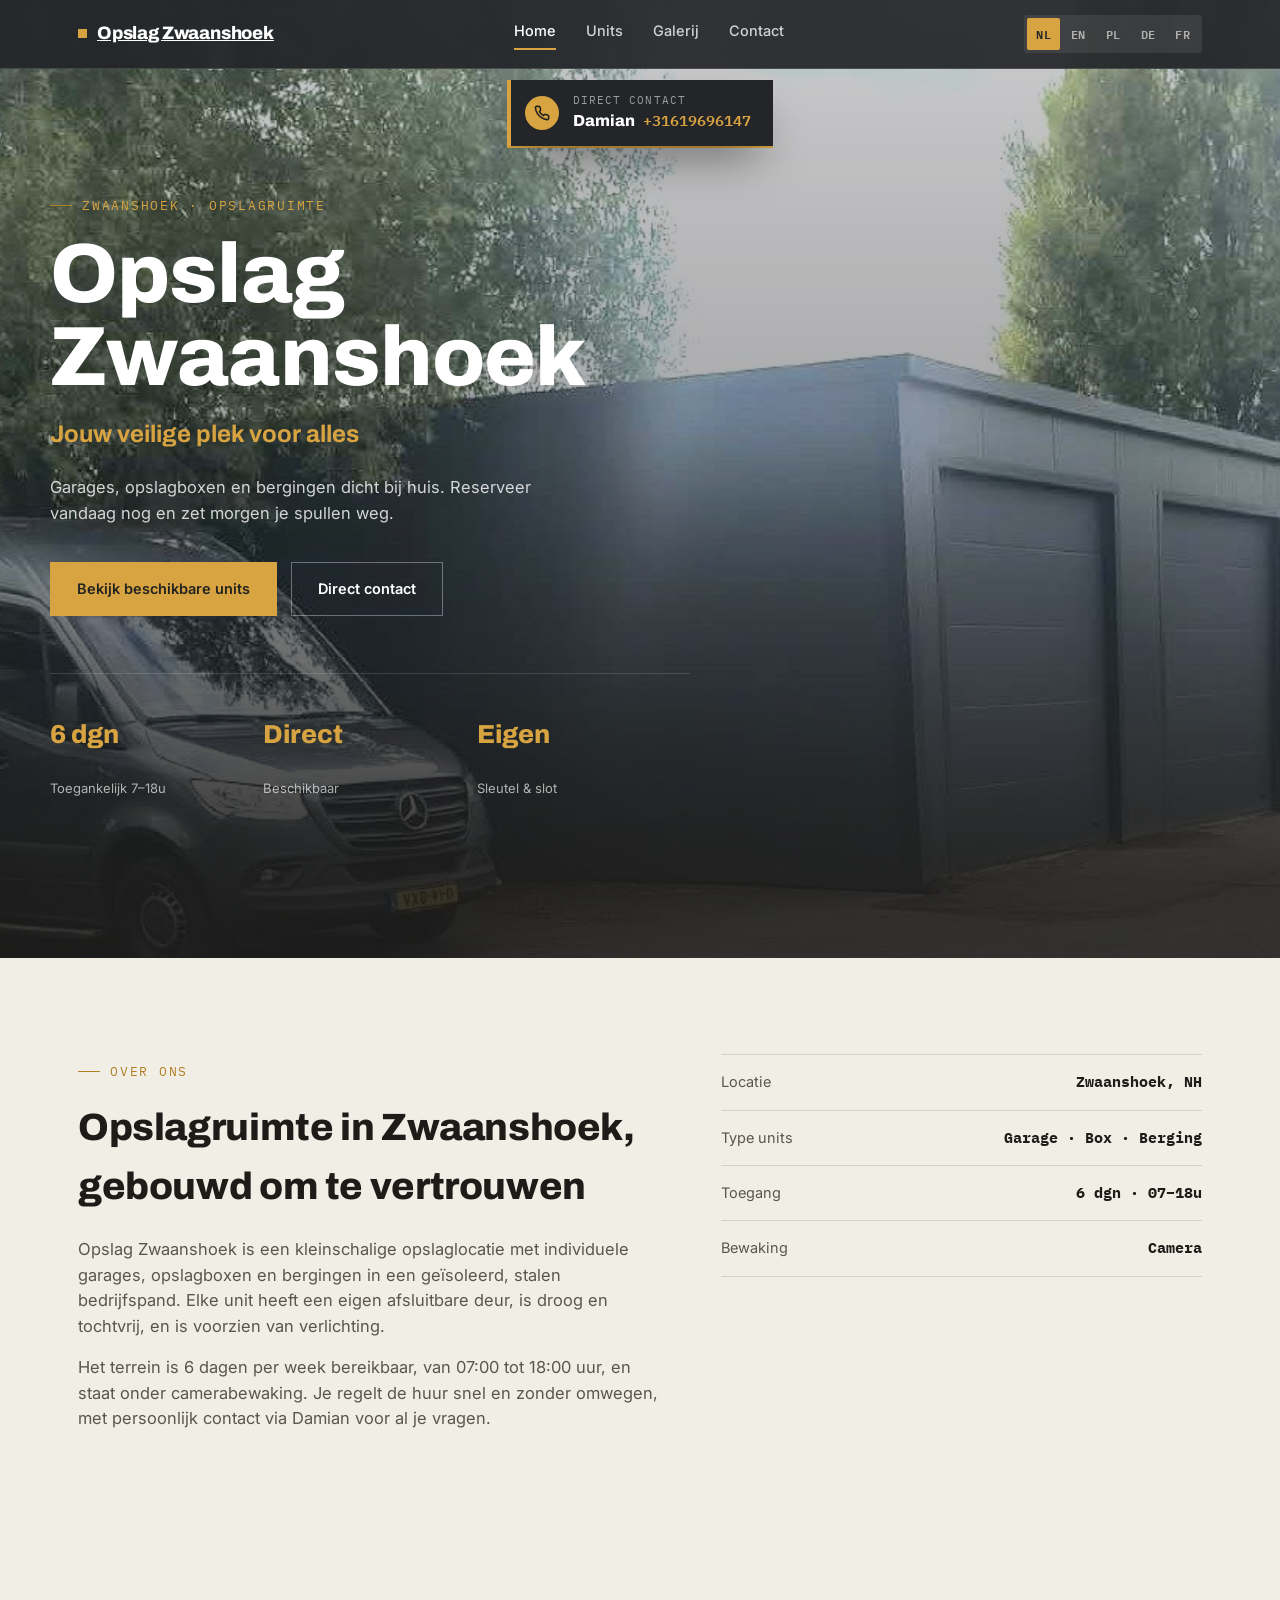
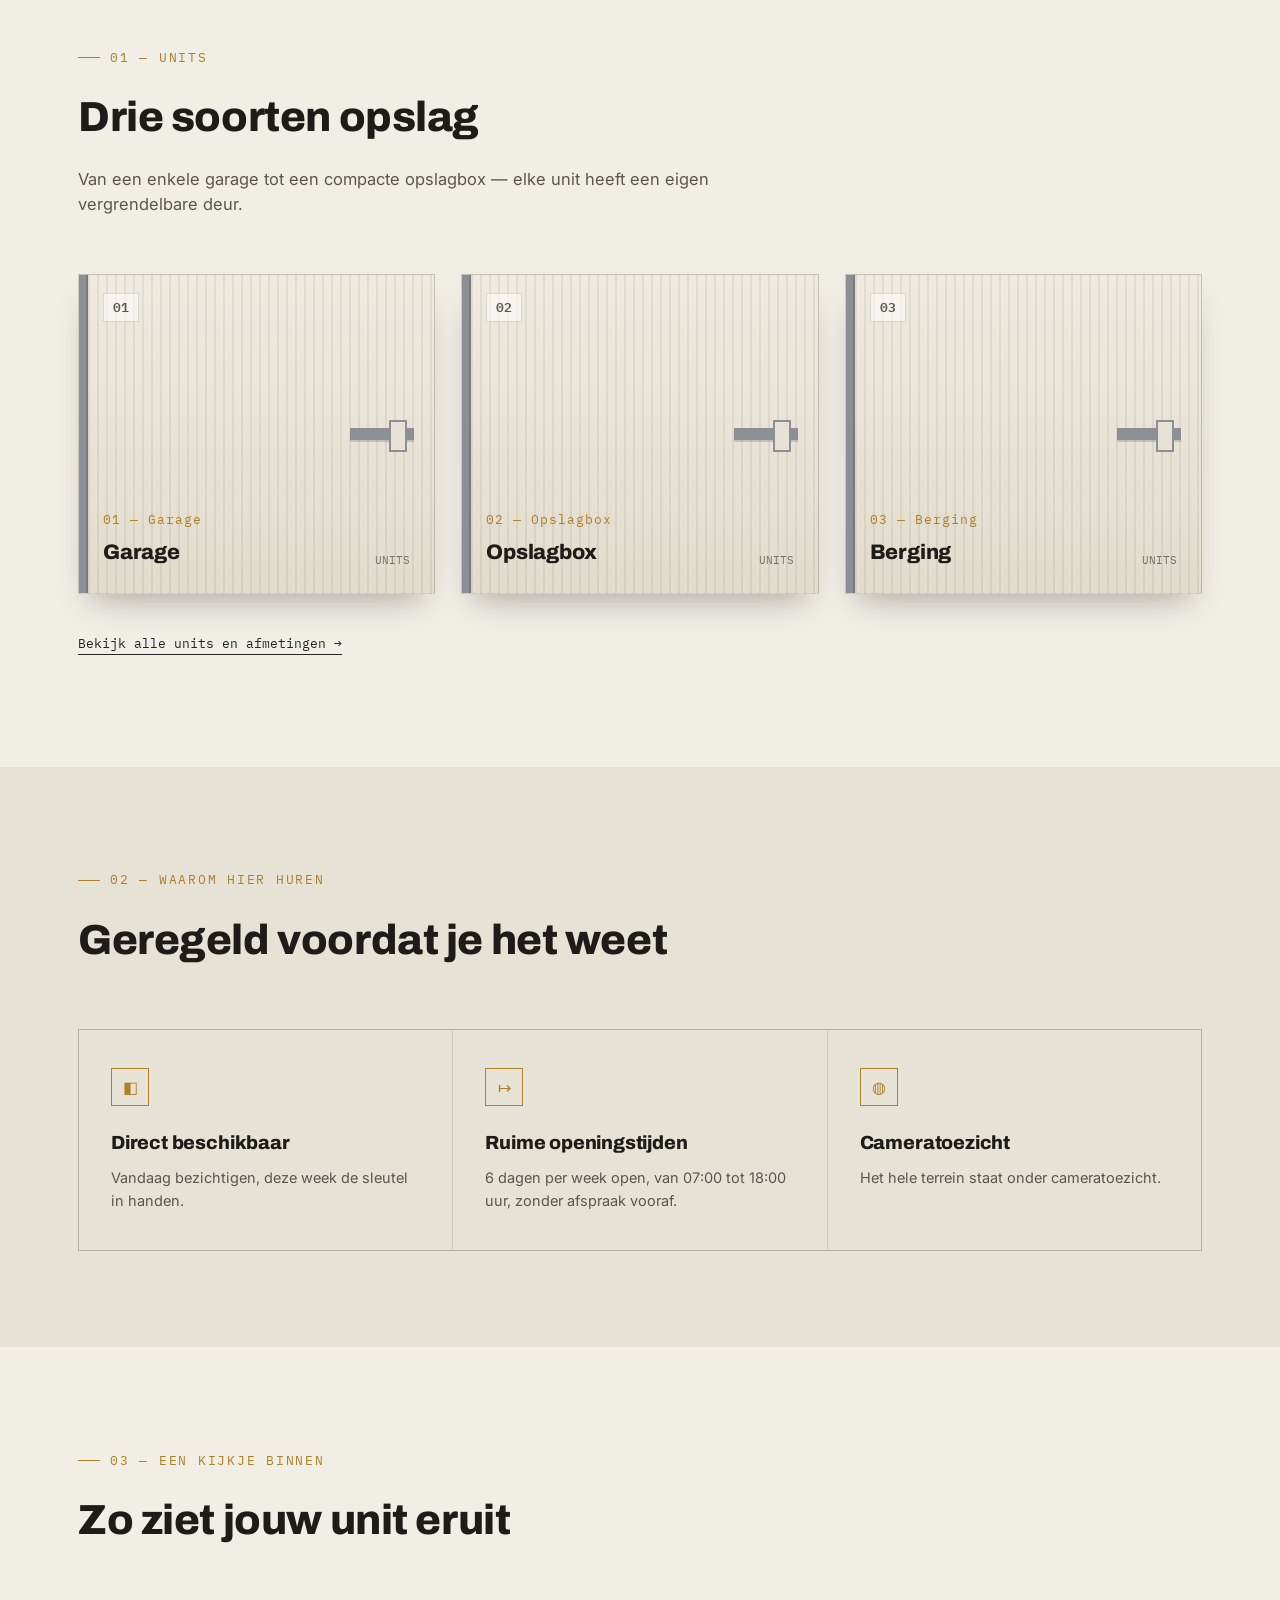
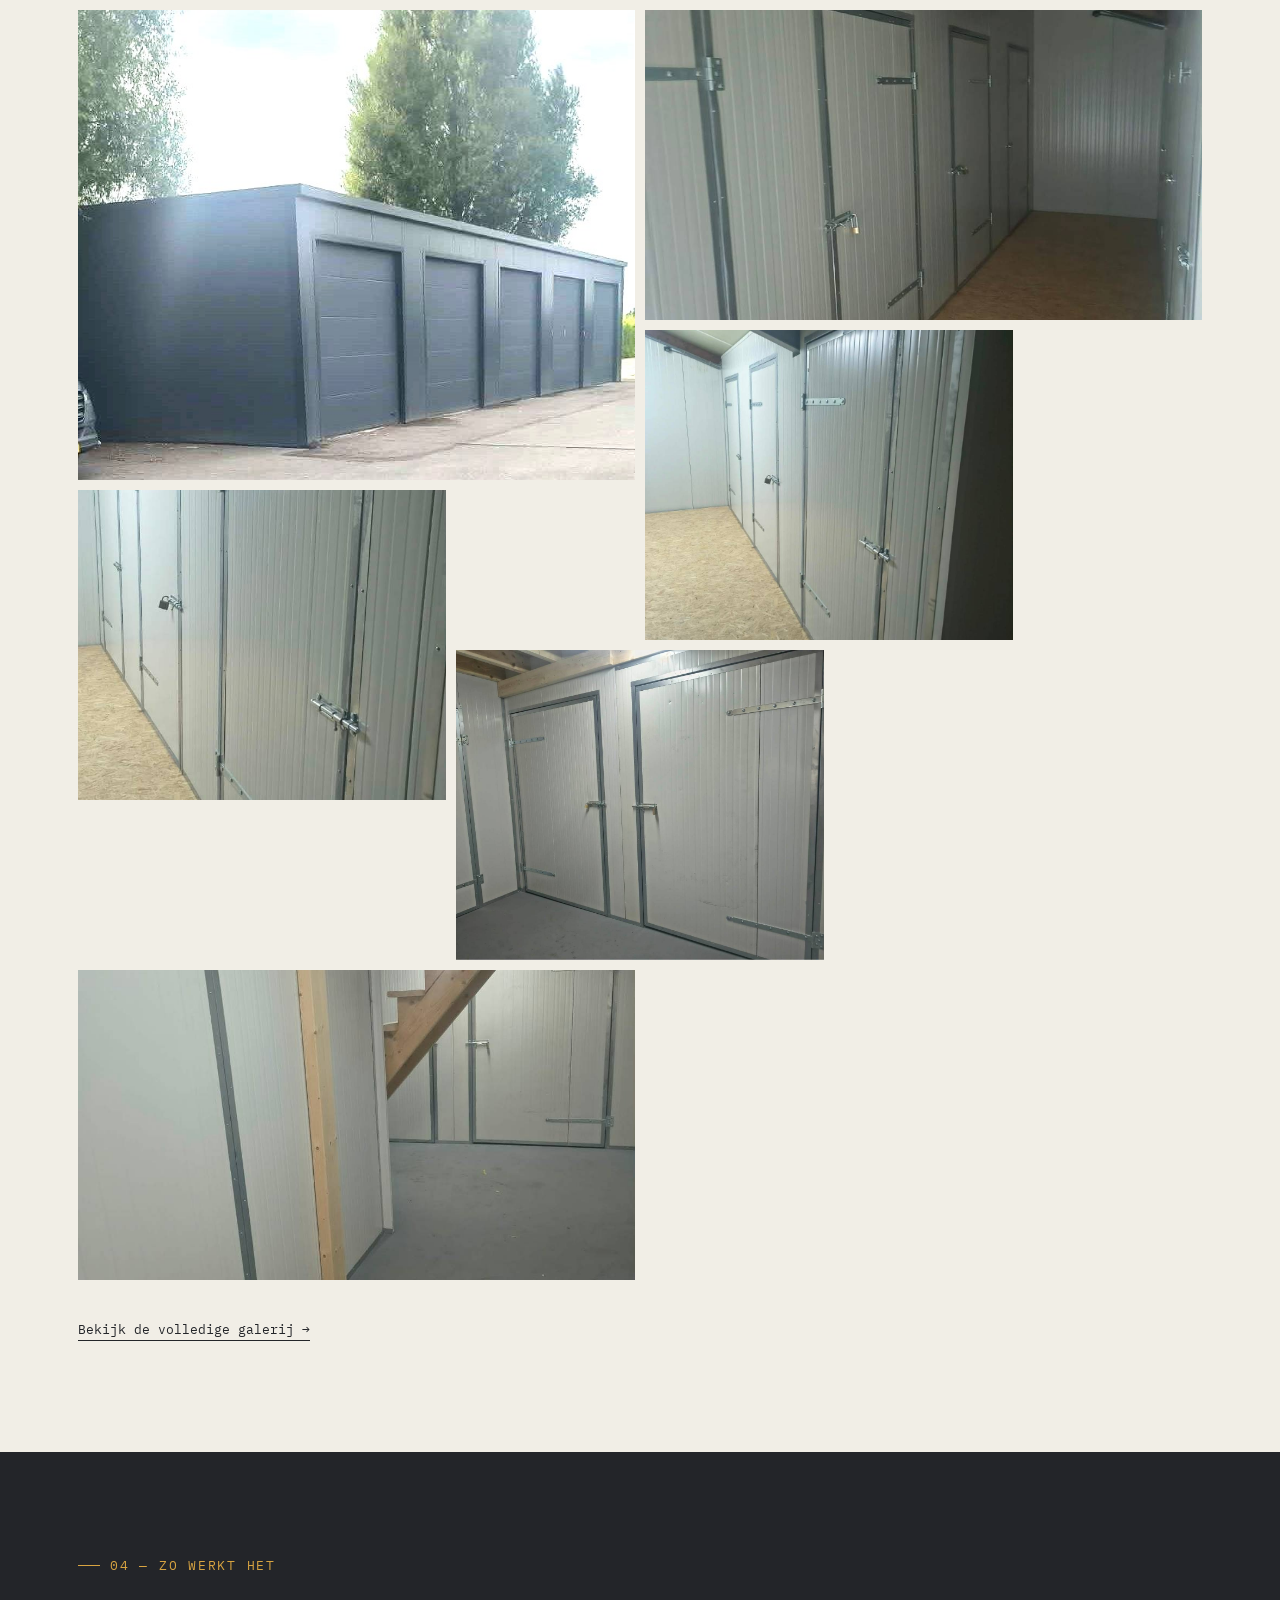
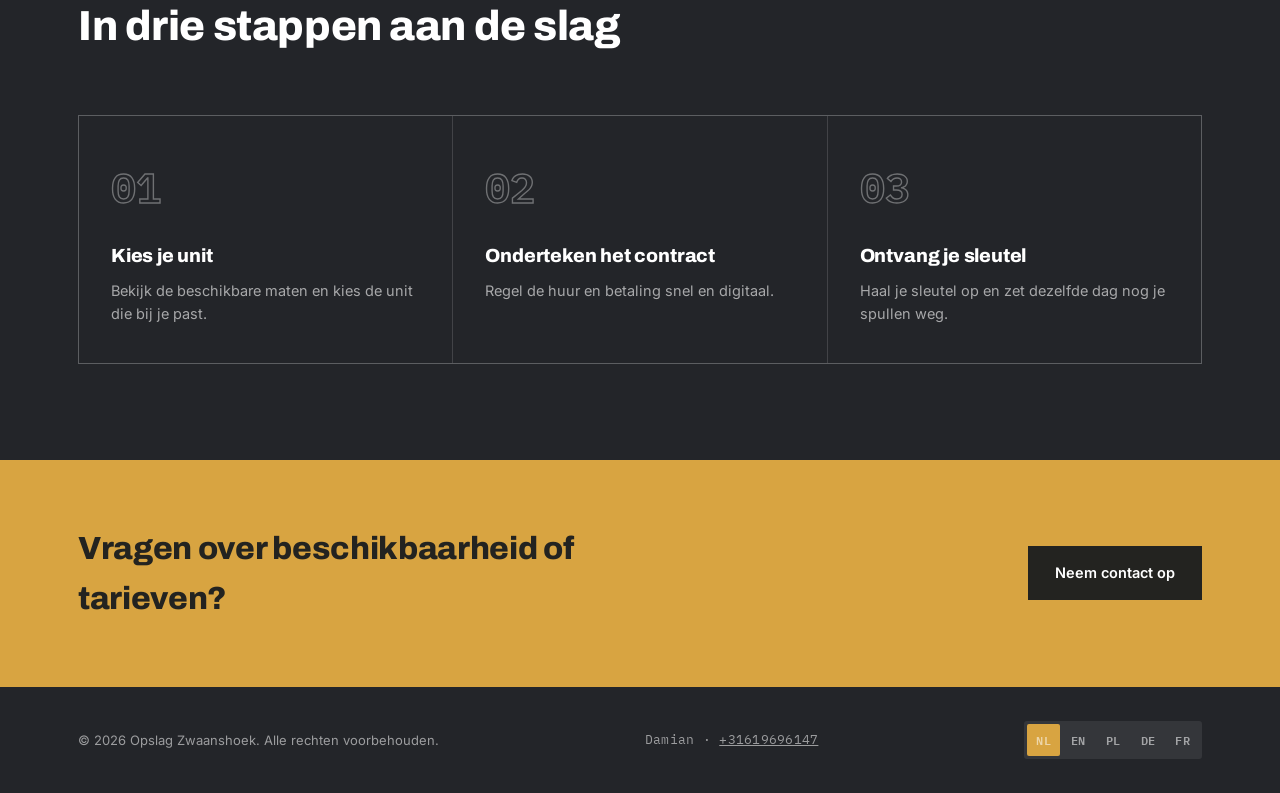
<file: index.html>
<!DOCTYPE html>
<html lang="nl">
<head>
<meta charset="UTF-8">
<meta name="viewport" content="width=device-width, initial-scale=1.0">
<title>Opslag Zwaanshoek — Garages, opslagboxen &amp; bergingen</title>
<link rel="preconnect" href="https://fonts.googleapis.com">
<link rel="preconnect" href="https://fonts.gstatic.com" crossorigin>
<link href="https://fonts.googleapis.com/css2?family=Archivo:wght@600;700;800&family=Inter:wght@400;500;600;700&family=IBM+Plex+Mono:wght@500;600&display=swap" rel="stylesheet">
<link rel="stylesheet" href="style.css">
<link rel="icon" href="favicon.svg" type="image/svg+xml">
</head>
<body>

<div class="scrollbar" id="scrollbar"></div>

<div class="badge-wrap">
  <a class="contact-badge" href="tel:+31619696147">
    <span class="ring">
      <svg viewBox="0 0 24 24" fill="none" stroke="currentColor" stroke-width="2.4" stroke-linecap="round" stroke-linejoin="round">
        <path d="M22 16.92v3a2 2 0 0 1-2.18 2 19.79 19.79 0 0 1-8.63-3.07 19.5 19.5 0 0 1-6-6 19.79 19.79 0 0 1-3.07-8.67A2 2 0 0 1 4.11 2h3a2 2 0 0 1 2 1.72c.127.96.362 1.903.7 2.81a2 2 0 0 1-.45 2.11L8.09 9.91a16 16 0 0 0 6 6l1.27-1.27a2 2 0 0 1 2.11-.45c.907.338 1.85.573 2.81.7A2 2 0 0 1 22 16.92z"/>
      </svg>
    </span>
    <span class="txt">
      <span class="label" data-i18n="topbar.label">Direct contact</span>
      <span class="line"><span class="name">Damian</span><span class="num">+31619696147</span></span>
    </span>
  </a>
</div>

<header>
  <nav class="nav">
    <a href="index.html" class="brand" data-internal="index.html"><span class="dot"></span><span data-i18n="brandName">Opslag Zwaanshoek</span></a>
    <ul class="nav-links">
      <li><a href="index.html" data-internal="index.html" class="active" data-i18n="nav.home">Home</a></li>
      <li><a href="units.html" data-internal="units.html" data-i18n="nav.units">Units</a></li>
      <li><a href="gallery.html" data-internal="gallery.html" data-i18n="nav.gallery">Galerij</a></li>
      <li><a href="contact.html" data-internal="contact.html" data-i18n="nav.contact">Contact</a></li>
    </ul>
    <div class="nav-right">
      <div class="langswitch">
        <button data-lang="nl" class="active">NL</button>
        <button data-lang="en">EN</button>
        <button data-lang="pl">PL</button>
        <button data-lang="de">DE</button>
        <button data-lang="fr">FR</button>
      </div>
      <button class="navtoggle" aria-label="Menu" id="navtoggle"><span></span><span></span><span></span></button>
    </div>
  </nav>
</header>

<section class="hero">
  <div class="hero-bg"></div>
  <div class="hero-fade"></div>
  <div class="block-cover"></div>
  <div class="wrap hero-inner">
    <div class="eyebrow" style="color:var(--accent)" data-i18n="hero.eyebrow">ZWAANSHOEK · OPSLAGRUIMTE</div>
    <h1 data-i18n="hero.title">Opslag<br>Zwaanshoek</h1>
    <div class="tagline" data-i18n="hero.tagline">Jouw veilige plek voor alles</div>
    <p class="desc" data-i18n="hero.desc">Garages, opslagboxen en bergingen dicht bij huis. Reserveer vandaag nog en zet morgen je spullen weg.</p>
    <div class="hero-ctas">
      <a href="units.html" class="btn btn-primary" data-internal="units.html" data-i18n="hero.cta1">Bekijk beschikbare units</a>
      <a href="contact.html" class="btn btn-ghost" data-internal="contact.html" data-i18n="hero.cta2">Direct contact</a>
    </div>
    <div class="hero-stats">
      <div><div class="num" data-i18n="hero.stat1num">6 dgn</div><div class="lbl" data-i18n="hero.stat1">Toegankelijk 7–18u</div></div>
      <div><div class="num" data-i18n="hero.stat2num">Direct</div><div class="lbl" data-i18n="hero.stat2">Beschikbaar</div></div>
      <div><div class="num" data-i18n="hero.stat3num">Eigen</div><div class="lbl" data-i18n="hero.stat3">Sleutel &amp; slot</div></div>
    </div>
  </div>
</section>

<section class="intro">
  <div class="wrap">
    <div class="intro-grid">
      <div class="reveal">
        <div class="eyebrow" data-i18n="intro.eyebrow">OVER ONS</div>
        <h2 style="font-size:clamp(26px,3.2vw,38px);margin-bottom:20px;" data-i18n="intro.title">Opslagruimte in Zwaanshoek, gebouwd om te vertrouwen</h2>
        <p data-i18n="intro.p1">Opslag Zwaanshoek is een kleinschalige opslaglocatie met individuele garages, opslagboxen en bergingen in een geïsoleerd, stalen bedrijfspand. Elke unit heeft een eigen afsluitbare deur, is droog en tochtvrij, en is voorzien van verlichting.</p>
        <p data-i18n="intro.p2">Het terrein is 6 dagen per week bereikbaar, van 07:00 tot 18:00 uur, en staat onder camerabewaking. Je regelt de huur snel en zonder omwegen, met persoonlijk contact via Damian voor al je vragen.</p>
      </div>
      <div class="reveal">
        <ul class="intro-facts">
          <li><span class="k" data-i18n="intro.fact1.k">Locatie</span><span class="v" data-i18n="intro.fact1.v">Zwaanshoek, NH</span></li>
          <li><span class="k" data-i18n="intro.fact2.k">Type units</span><span class="v" data-i18n="intro.fact2.v">Garage · Box · Berging</span></li>
          <li><span class="k" data-i18n="intro.fact3.k">Toegang</span><span class="v" data-i18n="intro.fact3.v">6 dgn · 07–18u</span></li>
          <li><span class="k" data-i18n="intro.fact4.k">Bewaking</span><span class="v" data-i18n="intro.fact4.v">Camera</span></li>
        </ul>
      </div>
    </div>
  </div>
</section>

<section class="units">
  <div class="wrap">
    <div class="section-head reveal">
      <div class="eyebrow" data-i18n="unitsprev.eyebrow">01 — Units</div>
      <h2 data-i18n="unitsprev.title">Drie soorten opslag</h2>
      <p data-i18n="unitsprev.desc">Van een enkele garage tot een compacte opslagbox — elke unit heeft een eigen vergrendelbare deur.</p>
    </div>
    <div class="doors-row reveal">
      <a class="door-card" href="units.html" data-internal="units.html">
        <div class="door-back">
          <span class="tagnum" data-i18n="unit1.tagnum">01 — Garage</span>
          <h3 data-i18n="unit1.name">Garage</h3>
          <p data-i18n="unit1.cardline">Ruime inpandige garage met dubbele grendel.</p>
        </div>
        <div class="door-front">
          <span class="door-hinge"></span>
          <span class="door-numbadge">01</span>
          <span class="door-bolt"></span>
          <span class="door-title">
            <span class="tagnum" data-i18n="unit1.tagnum">01 — Garage</span>
            <h3 data-i18n="unit1.name">Garage</h3>
          </span>
          <span class="door-hint" data-i18n="unitspage.eyebrow">UNITS</span>
        </div>
      </a>
      <a class="door-card" href="units.html" data-internal="units.html">
        <div class="door-back">
          <span class="tagnum" data-i18n="unit2.tagnum">02 — Opslagbox</span>
          <h3 data-i18n="unit2.name">Opslagbox</h3>
          <p data-i18n="unit2.cardline">Compacte, afsluitbare box voor spullen en voorraad.</p>
        </div>
        <div class="door-front">
          <span class="door-hinge"></span>
          <span class="door-numbadge">02</span>
          <span class="door-bolt"></span>
          <span class="door-title">
            <span class="tagnum" data-i18n="unit2.tagnum">02 — Opslagbox</span>
            <h3 data-i18n="unit2.name">Opslagbox</h3>
          </span>
          <span class="door-hint" data-i18n="unitspage.eyebrow">UNITS</span>
        </div>
      </a>
      <a class="door-card" href="units.html" data-internal="units.html">
        <div class="door-back">
          <span class="tagnum" data-i18n="unit3.tagnum">03 — Berging</span>
          <h3 data-i18n="unit3.name">Berging</h3>
          <p data-i18n="unit3.cardline">Droge bergruimte onder het dak.</p>
        </div>
        <div class="door-front">
          <span class="door-hinge"></span>
          <span class="door-numbadge">03</span>
          <span class="door-bolt"></span>
          <span class="door-title">
            <span class="tagnum" data-i18n="unit3.tagnum">03 — Berging</span>
            <h3 data-i18n="unit3.name">Berging</h3>
          </span>
          <span class="door-hint" data-i18n="unitspage.eyebrow">UNITS</span>
        </div>
      </a>
    </div>
    <p class="section-foot-link reveal"><a href="units.html" data-internal="units.html" data-i18n="unitsprev.link">Bekijk alle units en afmetingen →</a></p>
  </div>
</section>

<section class="benefits">
  <div class="wrap">
    <div class="section-head reveal">
      <div class="eyebrow" data-i18n="benefits.eyebrow">02 — Waarom hier huren</div>
      <h2 data-i18n="benefits.title">Geregeld voordat je het weet</h2>
    </div>
    <div class="benefits-grid reveal">
      <div class="benefit">
        <div class="ico">◧</div>
        <h3 data-i18n="benefit1.title">Direct beschikbaar</h3>
        <p data-i18n="benefit1.desc">Vandaag bezichtigen, deze week de sleutel in handen.</p>
      </div>
      <div class="benefit">
        <div class="ico">↦</div>
        <h3 data-i18n="benefit2.title">Ruime openingstijden</h3>
        <p data-i18n="benefit2.desc">6 dagen per week open, van 07:00 tot 18:00 uur, zonder afspraak vooraf.</p>
      </div>
      <div class="benefit">
        <div class="ico">◍</div>
        <h3 data-i18n="benefit3.title">Cameratoezicht</h3>
        <p data-i18n="benefit3.desc">Het hele terrein staat onder cameratoezicht.</p>
      </div>
    </div>
  </div>
</section>

<section class="gallery">
  <div class="wrap">
    <div class="section-head reveal">
      <div class="eyebrow" data-i18n="galleryprev.eyebrow">03 — Een kijkje binnen</div>
      <h2 data-i18n="galleryprev.title">Zo ziet jouw unit eruit</h2>
    </div>
    <div class="gallery-grid reveal">
      <div class="gitem g1"><img src="hero-banner.jpg" alt=""><div class="cap" data-i18n="gallery.cap.hero">Het pand aan de buitenzijde — vijf garagedeuren op rij.</div></div>
      <div class="gitem g2"><img src="gallery-hallway.jpg" alt=""><div class="cap" data-i18n="gallery.cap.exterior">Genummerde units met directe toegang vanaf het terrein.</div></div>
      <div class="gitem g3"><img src="unit-corridor.jpg" alt=""><div class="cap" data-i18n="gallery.cap.corridor1">Interne gang met individuele, afsluitbare boxen.</div></div>
      <div class="gitem g4"><img class="img-zoom-lock" src="unit-corridor.jpg" alt=""><div class="cap" data-i18n="gallery.cap.lock">Elke deur heeft een eigen grendel voor je eigen hangslot.</div></div>
      <div class="gitem g5"><img src="unit-garage.jpg" alt=""><div class="cap" data-i18n="gallery.cap.doors">Solide stalen deuren, standaard voorzien van een schuifgrendel.</div></div>
      <div class="gitem g6"><img src="gallery-stairs.jpg" alt=""><div class="cap" data-i18n="gallery.cap.corridor2">Verlichte gang met vaste trap naar de verdieping.</div></div>
    </div>
    <p class="section-foot-link reveal"><a href="gallery.html" data-internal="gallery.html" data-i18n="galleryprev.link">Bekijk de volledige galerij →</a></p>
  </div>
</section>

<section class="how">
  <div class="wrap">
    <div class="section-head reveal">
      <div class="eyebrow" data-i18n="how.eyebrow">04 — Zo werkt het</div>
      <h2 data-i18n="how.title">In drie stappen aan de slag</h2>
    </div>
    <div class="steps reveal">
      <div class="step">
        <span class="stepnum">01</span>
        <h3 data-i18n="how1.title">Kies je unit</h3>
        <p data-i18n="how1.desc">Bekijk de beschikbare maten en kies de unit die bij je past.</p>
      </div>
      <div class="step">
        <span class="stepnum">02</span>
        <h3 data-i18n="how2.title">Onderteken het contract</h3>
        <p data-i18n="how2.desc">Regel de huur en betaling snel en digitaal.</p>
      </div>
      <div class="step">
        <span class="stepnum">03</span>
        <h3 data-i18n="how3.title">Ontvang je sleutel</h3>
        <p data-i18n="how3.desc">Haal je sleutel op en zet dezelfde dag nog je spullen weg.</p>
      </div>
    </div>
  </div>
</section>

<section class="cta-band">
  <div class="wrap cta-band-inner">
    <h2 data-i18n="cta.title">Vragen over beschikbaarheid of tarieven?</h2>
    <a href="contact.html" class="btn btn-primary" data-internal="contact.html" data-i18n="cta.button">Neem contact op</a>
  </div>
</section>

<footer>
  <div class="wrap foot-row">
    <span data-i18n="footer.text">© 2026 Opslag Zwaanshoek. Alle rechten voorbehouden.</span>
    <span class="mono">Damian · <a href="tel:+31619696147" style="color:inherit;">+31619696147</a></span>
    <div class="langswitch" id="langswitch2">
      <button data-lang="nl" class="active">NL</button>
      <button data-lang="en">EN</button>
      <button data-lang="pl">PL</button>
      <button data-lang="de">DE</button>
      <button data-lang="fr">FR</button>
    </div>
  </div>
</footer>

<script src="site.js"></script>
</body>
</html>
</file>
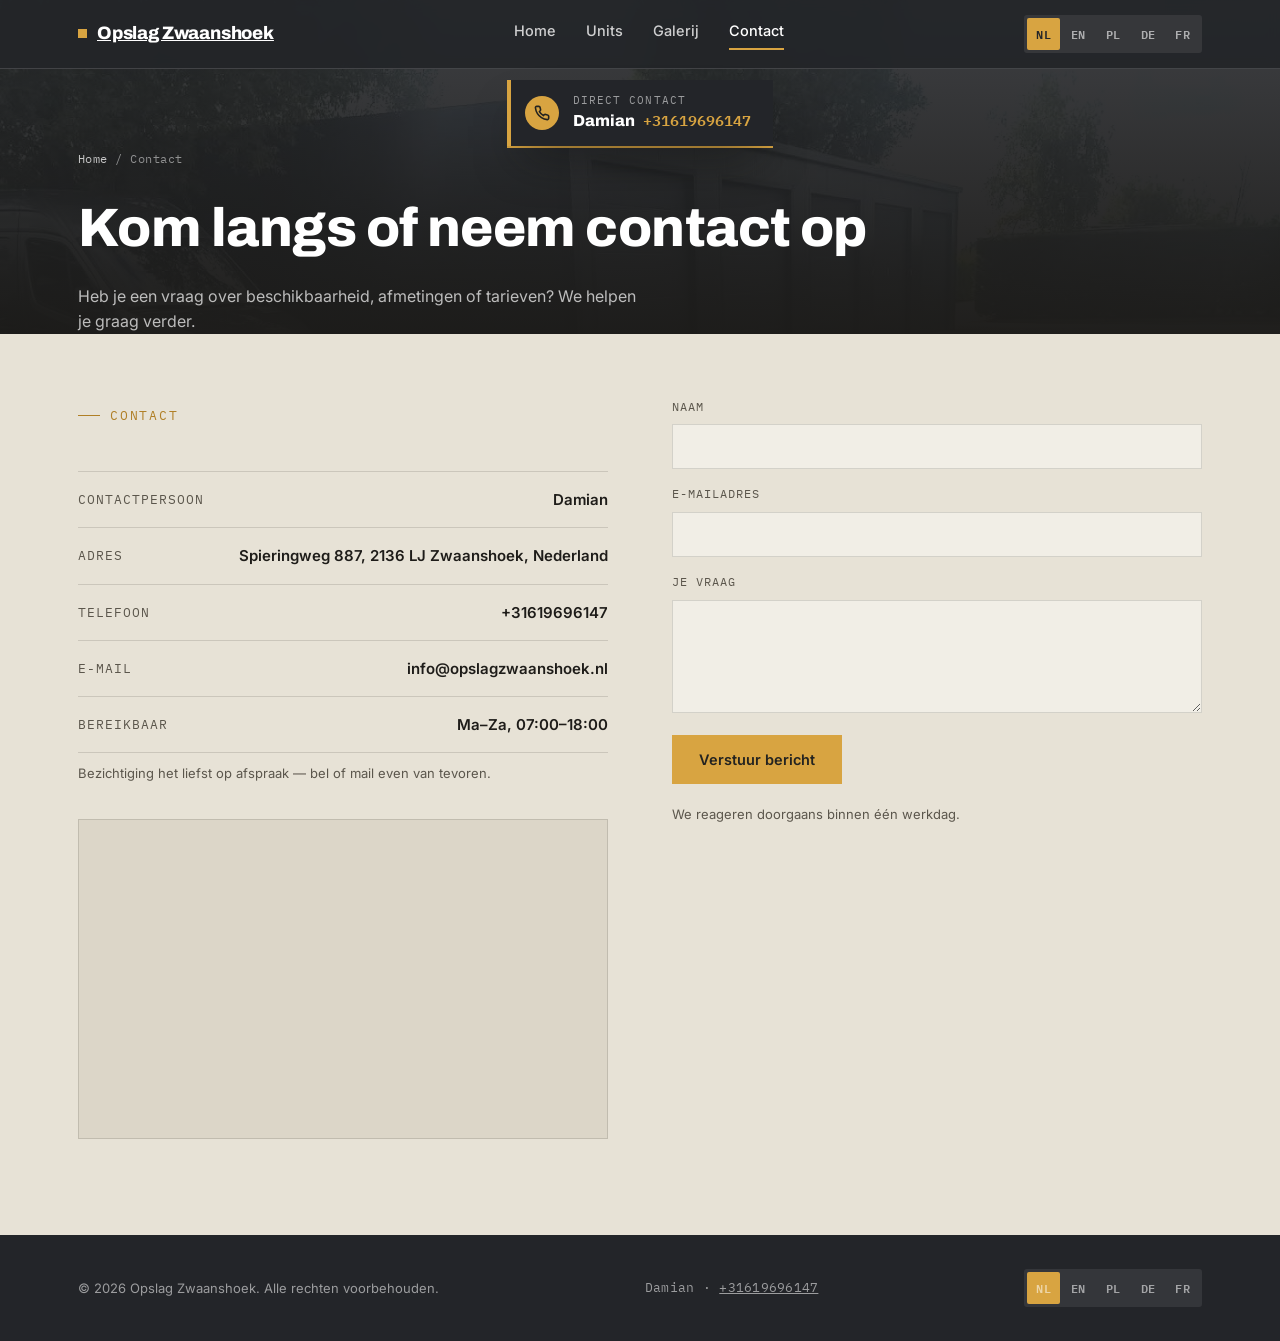
<file: contact.html>
<!DOCTYPE html>
<html lang="nl">
<head>
<meta charset="UTF-8">
<meta name="viewport" content="width=device-width, initial-scale=1.0">
<title>Opslag Zwaanshoek — Contact</title>
<link rel="preconnect" href="https://fonts.googleapis.com">
<link rel="preconnect" href="https://fonts.gstatic.com" crossorigin>
<link href="https://fonts.googleapis.com/css2?family=Archivo:wght@600;700;800&family=Inter:wght@400;500;600;700&family=IBM+Plex+Mono:wght@500;600&display=swap" rel="stylesheet">
<link rel="stylesheet" href="style.css">
<link rel="icon" href="favicon.svg" type="image/svg+xml">
</head>
<body>

<div class="scrollbar" id="scrollbar"></div>

<div class="badge-wrap">
  <a class="contact-badge" href="tel:+31619696147">
    <span class="ring">
      <svg viewBox="0 0 24 24" fill="none" stroke="currentColor" stroke-width="2.4" stroke-linecap="round" stroke-linejoin="round">
        <path d="M22 16.92v3a2 2 0 0 1-2.18 2 19.79 19.79 0 0 1-8.63-3.07 19.5 19.5 0 0 1-6-6 19.79 19.79 0 0 1-3.07-8.67A2 2 0 0 1 4.11 2h3a2 2 0 0 1 2 1.72c.127.96.362 1.903.7 2.81a2 2 0 0 1-.45 2.11L8.09 9.91a16 16 0 0 0 6 6l1.27-1.27a2 2 0 0 1 2.11-.45c.907.338 1.85.573 2.81.7A2 2 0 0 1 22 16.92z"/>
      </svg>
    </span>
    <span class="txt">
      <span class="label" data-i18n="topbar.label">Direct contact</span>
      <span class="line"><span class="name">Damian</span><span class="num">+31619696147</span></span>
    </span>
  </a>
</div>

<header>
  <nav class="nav">
    <a href="index.html" class="brand" data-internal="index.html"><span class="dot"></span><span data-i18n="brandName">Opslag Zwaanshoek</span></a>
    <ul class="nav-links">
      <li><a href="index.html" data-internal="index.html" data-i18n="nav.home">Home</a></li>
      <li><a href="units.html" data-internal="units.html" data-i18n="nav.units">Units</a></li>
      <li><a href="gallery.html" data-internal="gallery.html" data-i18n="nav.gallery">Galerij</a></li>
      <li><a href="contact.html" data-internal="contact.html" class="active" data-i18n="nav.contact">Contact</a></li>
    </ul>
    <div class="nav-right">
      <div class="langswitch">
        <button data-lang="nl" class="active">NL</button>
        <button data-lang="en">EN</button>
        <button data-lang="pl">PL</button>
        <button data-lang="de">DE</button>
        <button data-lang="fr">FR</button>
      </div>
      <button class="navtoggle" aria-label="Menu" id="navtoggle"><span></span><span></span><span></span></button>
    </div>
  </nav>
</header>

<section class="page-hero" style="padding-bottom:0;">
  <div class="ph-bg" style="background-image:url('hero-banner.jpg');"></div>
  <div class="ph-fade"></div>
  <div class="block-cover"></div>
  <div class="wrap">
    <div class="breadcrumb"><a href="index.html" data-internal="index.html" data-i18n="nav.home">Home</a> / <span data-i18n="nav.contact">Contact</span></div>
    <h1 data-i18n="contactpage.title">Kom langs of neem contact op</h1>
    <p data-i18n="contactpage.desc">Heb je een vraag over beschikbaarheid, afmetingen of tarieven? We helpen je graag verder.</p>
  </div>
</section>

<section class="contact" style="padding-top:64px;">
  <div class="wrap">
    <div class="contact-grid">
      <div class="reveal">
        <div class="eyebrow" data-i18n="contactpage.eyebrow">CONTACT</div>
        <ul class="info-list">
          <li><span class="k" data-i18n="contact.k.person">Contactpersoon</span><span class="v">Damian</span></li>
          <li><span class="k" data-i18n="contact.k.address">Adres</span><span class="v" data-i18n="contact.v.address">Zwaanshoek, 2136, Nederland</span></li>
          <li><span class="k" data-i18n="contact.k.phone">Telefoon</span><span class="v"><a href="tel:+31619696147" style="color:inherit;text-decoration:none;">+31619696147</a></span></li>
          <li><span class="k" data-i18n="contact.k.email">E-mail</span><span class="v">info@opslagzwaanshoek.nl</span></li>
          <li><span class="k" data-i18n="contact.k.hours">Bereikbaar</span><span class="v" data-i18n="contact.v.hours">Ma–Za, 07:00–18:00</span></li>
        </ul>
        <p class="address-note" data-i18n="address.note">Exact adres wordt na reservering gedeeld — bel of mail voor een bezichtiging op locatie.</p>
        <div class="map-wrap">
          <iframe loading="lazy" referrerpolicy="no-referrer-when-downgrade"
            src="https://www.google.com/maps?q=Spieringweg+887,+2136+LJ+Zwaanshoek&amp;output=embed"
            title="Kaart Spieringweg 887, Zwaanshoek"></iframe>
        </div>
      </div>
      <div class="reveal">
        <form onsubmit="event.preventDefault(); alert(translations[currentLang]['contact.sent']); this.reset();">
          <div class="field">
            <label data-i18n="contact.form.name">Naam</label>
            <input type="text" required>
          </div>
          <div class="field">
            <label data-i18n="contact.form.email">E-mailadres</label>
            <input type="email" required>
          </div>
          <div class="field">
            <label data-i18n="contact.form.message">Je vraag</label>
            <textarea rows="5" required></textarea>
          </div>
          <button type="submit" class="btn btn-primary" style="align-self:flex-start;" data-i18n="contact.form.submit">Verstuur bericht</button>
          <p class="form-note" data-i18n="contact.form.note">We reageren doorgaans binnen één werkdag.</p>
        </form>
      </div>
    </div>
  </div>
</section>

<footer>
  <div class="wrap foot-row">
    <span data-i18n="footer.text">© 2026 Opslag Zwaanshoek. Alle rechten voorbehouden.</span>
    <span class="mono">Damian · <a href="tel:+31619696147" style="color:inherit;">+31619696147</a></span>
    <div class="langswitch" id="langswitch2">
      <button data-lang="nl" class="active">NL</button>
      <button data-lang="en">EN</button>
      <button data-lang="pl">PL</button>
      <button data-lang="de">DE</button>
      <button data-lang="fr">FR</button>
    </div>
  </div>
</footer>

<script src="site.js"></script>
</body>
</html>
</file>
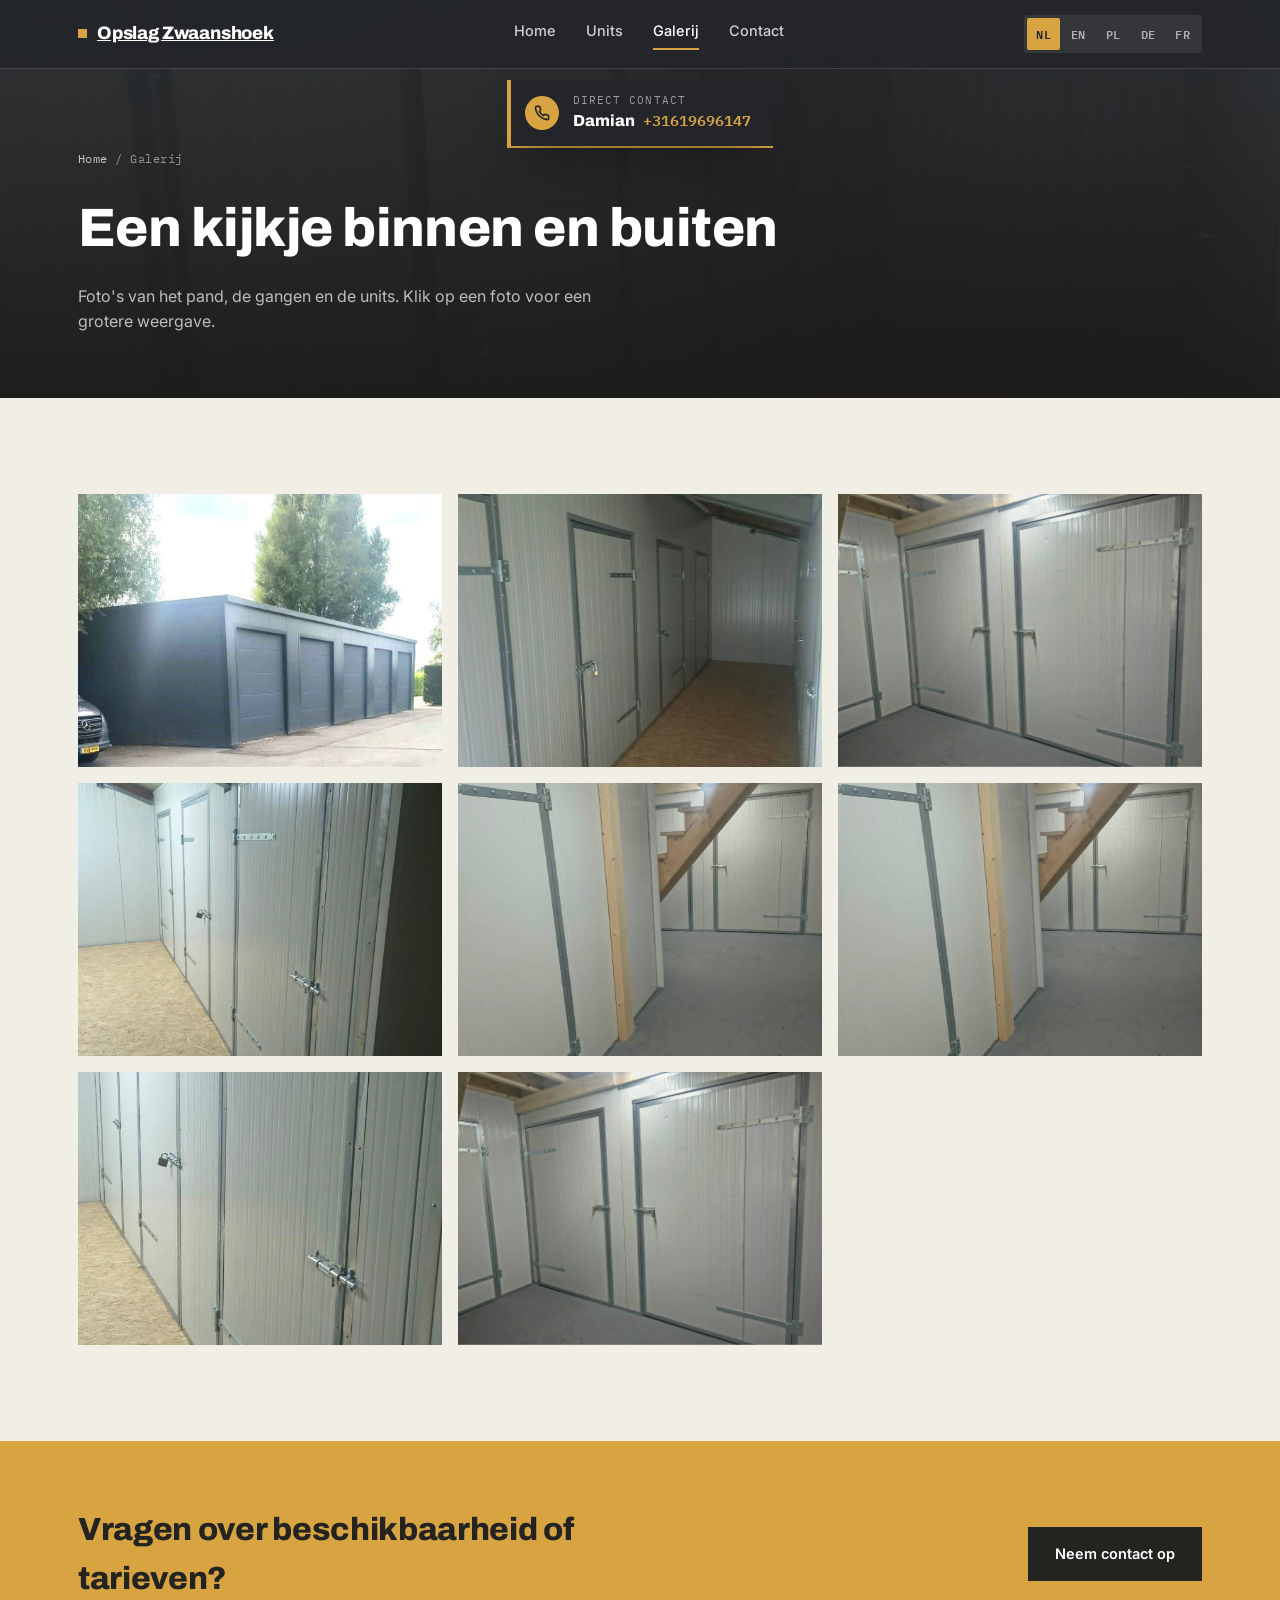
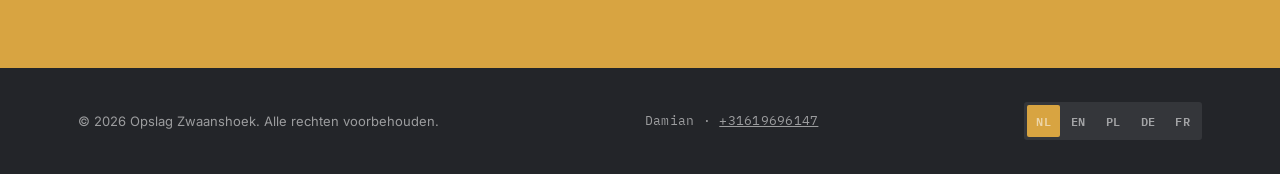
<file: gallery.html>
<!DOCTYPE html>
<html lang="nl">
<head>
<meta charset="UTF-8">
<meta name="viewport" content="width=device-width, initial-scale=1.0">
<title>Opslag Zwaanshoek — Galerij</title>
<link rel="preconnect" href="https://fonts.googleapis.com">
<link rel="preconnect" href="https://fonts.gstatic.com" crossorigin>
<link href="https://fonts.googleapis.com/css2?family=Archivo:wght@600;700;800&family=Inter:wght@400;500;600;700&family=IBM+Plex+Mono:wght@500;600&display=swap" rel="stylesheet">
<link rel="stylesheet" href="style.css">
<link rel="icon" href="favicon.svg" type="image/svg+xml">
</head>
<body>

<div class="scrollbar" id="scrollbar"></div>

<div class="badge-wrap">
  <a class="contact-badge" href="tel:+31619696147">
    <span class="ring">
      <svg viewBox="0 0 24 24" fill="none" stroke="currentColor" stroke-width="2.4" stroke-linecap="round" stroke-linejoin="round">
        <path d="M22 16.92v3a2 2 0 0 1-2.18 2 19.79 19.79 0 0 1-8.63-3.07 19.5 19.5 0 0 1-6-6 19.79 19.79 0 0 1-3.07-8.67A2 2 0 0 1 4.11 2h3a2 2 0 0 1 2 1.72c.127.96.362 1.903.7 2.81a2 2 0 0 1-.45 2.11L8.09 9.91a16 16 0 0 0 6 6l1.27-1.27a2 2 0 0 1 2.11-.45c.907.338 1.85.573 2.81.7A2 2 0 0 1 22 16.92z"/>
      </svg>
    </span>
    <span class="txt">
      <span class="label" data-i18n="topbar.label">Direct contact</span>
      <span class="line"><span class="name">Damian</span><span class="num">+31619696147</span></span>
    </span>
  </a>
</div>

<header>
  <nav class="nav">
    <a href="index.html" class="brand" data-internal="index.html"><span class="dot"></span><span data-i18n="brandName">Opslag Zwaanshoek</span></a>
    <ul class="nav-links">
      <li><a href="index.html" data-internal="index.html" data-i18n="nav.home">Home</a></li>
      <li><a href="units.html" data-internal="units.html" data-i18n="nav.units">Units</a></li>
      <li><a href="gallery.html" data-internal="gallery.html" class="active" data-i18n="nav.gallery">Galerij</a></li>
      <li><a href="contact.html" data-internal="contact.html" data-i18n="nav.contact">Contact</a></li>
    </ul>
    <div class="nav-right">
      <div class="langswitch">
        <button data-lang="nl" class="active">NL</button>
        <button data-lang="en">EN</button>
        <button data-lang="pl">PL</button>
        <button data-lang="de">DE</button>
        <button data-lang="fr">FR</button>
      </div>
      <button class="navtoggle" aria-label="Menu" id="navtoggle"><span></span><span></span><span></span></button>
    </div>
  </nav>
</header>

<section class="page-hero">
  <div class="ph-bg" style="background-image:url('gallery-hallway.jpg');"></div>
  <div class="ph-fade"></div>
  <div class="block-cover"></div>
  <div class="wrap">
    <div class="breadcrumb"><a href="index.html" data-internal="index.html" data-i18n="nav.home">Home</a> / <span data-i18n="nav.gallery">Galerij</span></div>
    <h1 data-i18n="gallerypage.title">Een kijkje binnen en buiten</h1>
    <p data-i18n="gallerypage.desc">Foto's van het pand, de gangen en de units. Klik op een foto voor een grotere weergave.</p>
  </div>
</section>

<section>
  <div class="wrap">
    <div class="full-gallery-grid reveal">
      <div class="fg-item"><img src="hero-banner.jpg" alt=""><div class="cap" data-i18n="gallery.cap.hero">Het pand aan de buitenzijde — vijf garagedeuren op rij.</div></div>
      <div class="fg-item"><img src="gallery-hallway.jpg" alt=""><div class="cap" data-i18n="gallery.cap.exterior">Genummerde units met directe toegang vanaf het terrein.</div></div>
      <div class="fg-item"><img src="unit-garage.jpg" alt=""><div class="cap" data-i18n="gallery.cap.exterior2">Aanzicht van de garage met sectionaaldeur.</div></div>
      <div class="fg-item"><img src="unit-corridor.jpg" alt=""><div class="cap" data-i18n="gallery.cap.corridor1">Interne gang met individuele, afsluitbare boxen.</div></div>
      <div class="fg-item"><img src="gallery-stairs.jpg" alt=""><div class="cap" data-i18n="gallery.cap.corridor2">Verlichte gang met vaste trap naar de verdieping.</div></div>
      <div class="fg-item"><img src="gallery-stairs.jpg" alt=""><div class="cap" data-i18n="gallery.cap.stairs">Trap naar de bovenverdieping met extra bergruimte.</div></div>
      <div class="fg-item"><img class="img-zoom-lock" src="unit-corridor.jpg" alt=""><div class="cap" data-i18n="gallery.cap.lock">Elke deur heeft een eigen grendel voor je eigen hangslot.</div></div>
      <div class="fg-item"><img src="unit-garage.jpg" alt=""><div class="cap" data-i18n="gallery.cap.doors">Solide stalen deuren, standaard voorzien van een schuifgrendel.</div></div>
    </div>
  </div>
</section>

<section class="cta-band">
  <div class="wrap cta-band-inner">
    <h2 data-i18n="cta.title">Vragen over beschikbaarheid of tarieven?</h2>
    <a href="contact.html" class="btn btn-primary" data-internal="contact.html" data-i18n="cta.button">Neem contact op</a>
  </div>
</section>

<footer>
  <div class="wrap foot-row">
    <span data-i18n="footer.text">© 2026 Opslag Zwaanshoek. Alle rechten voorbehouden.</span>
    <span class="mono">Damian · <a href="tel:+31619696147" style="color:inherit;">+31619696147</a></span>
    <div class="langswitch" id="langswitch2">
      <button data-lang="nl" class="active">NL</button>
      <button data-lang="en">EN</button>
      <button data-lang="pl">PL</button>
      <button data-lang="de">DE</button>
      <button data-lang="fr">FR</button>
    </div>
  </div>
</footer>

<div class="lightbox" id="lightbox">
  <button class="lb-close" aria-label="Close">&times;</button>
  <button class="lb-nav lb-prev" aria-label="Previous">&#8249;</button>
  <div class="lb-media"></div>
  <div class="lb-cap"></div>
  <button class="lb-nav lb-next" aria-label="Next">&#8250;</button>
</div>

<script src="site.js"></script>
</body>
</html>
</file>
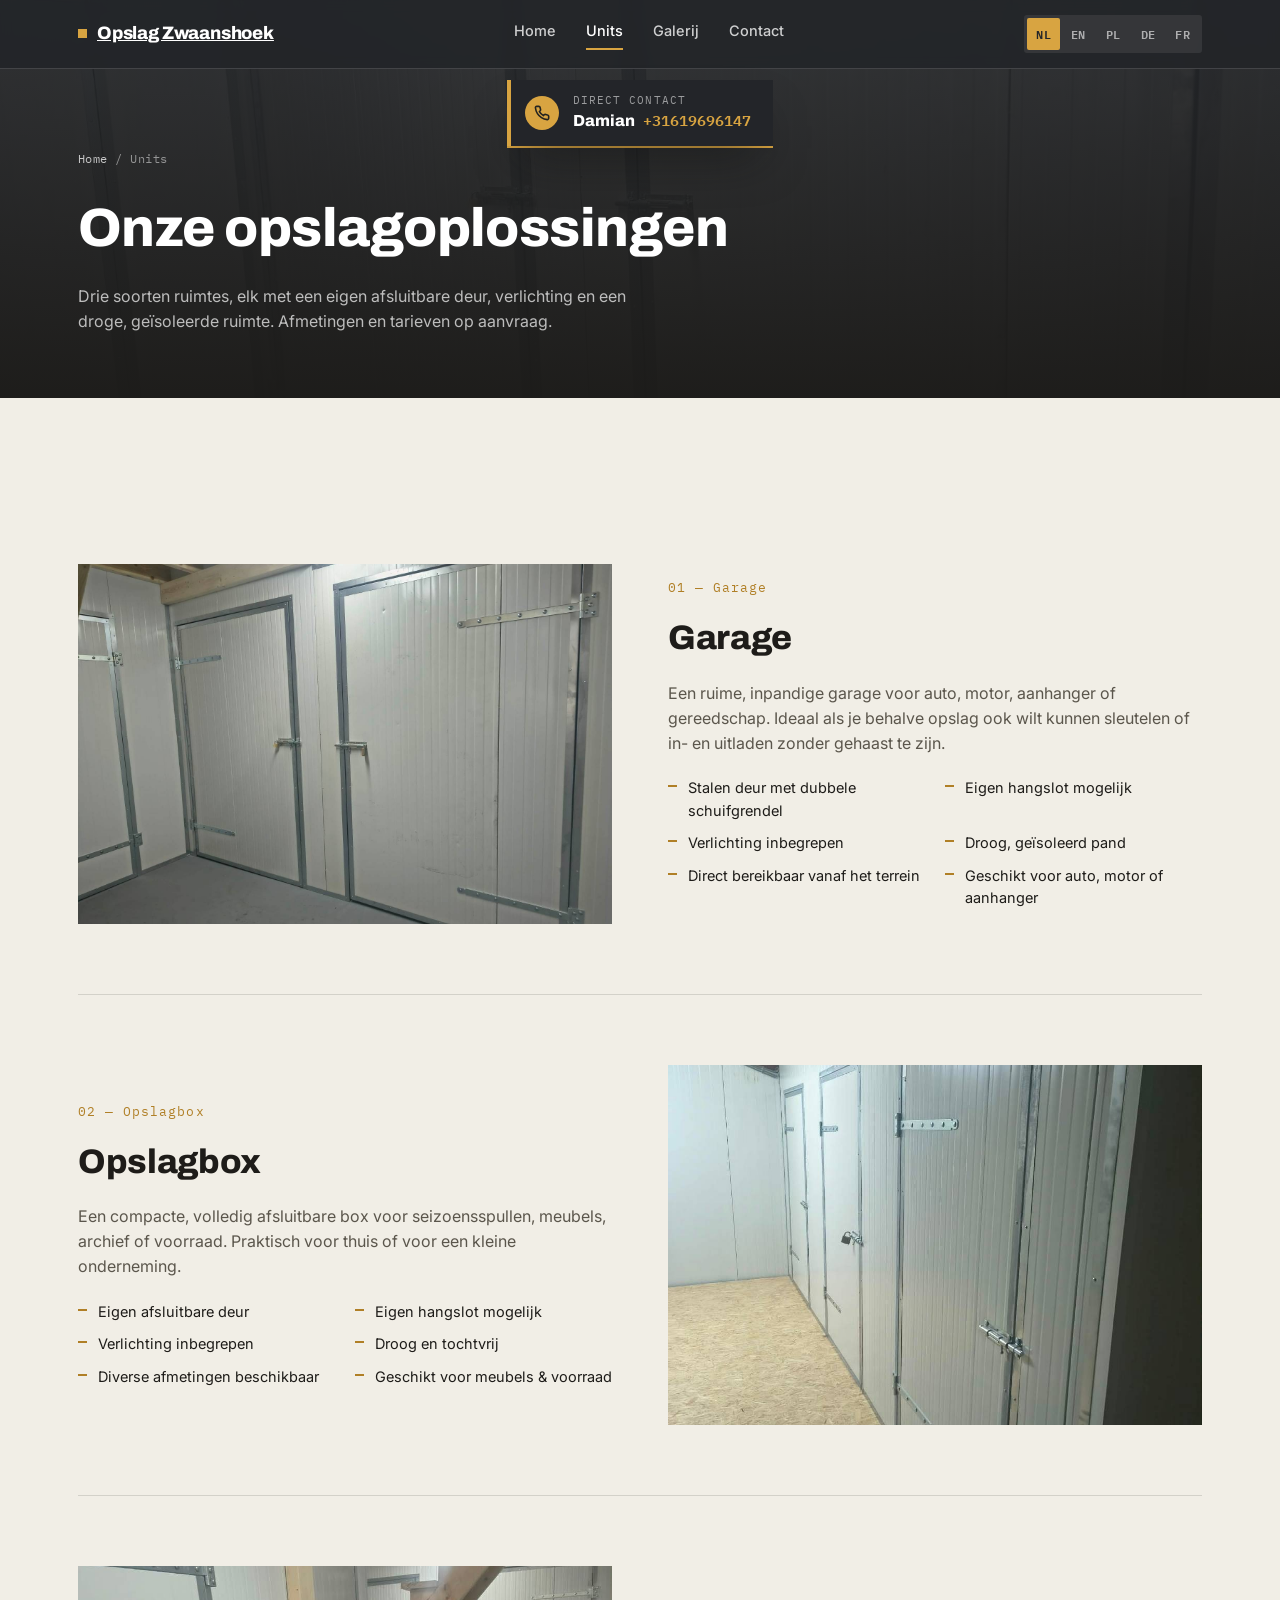
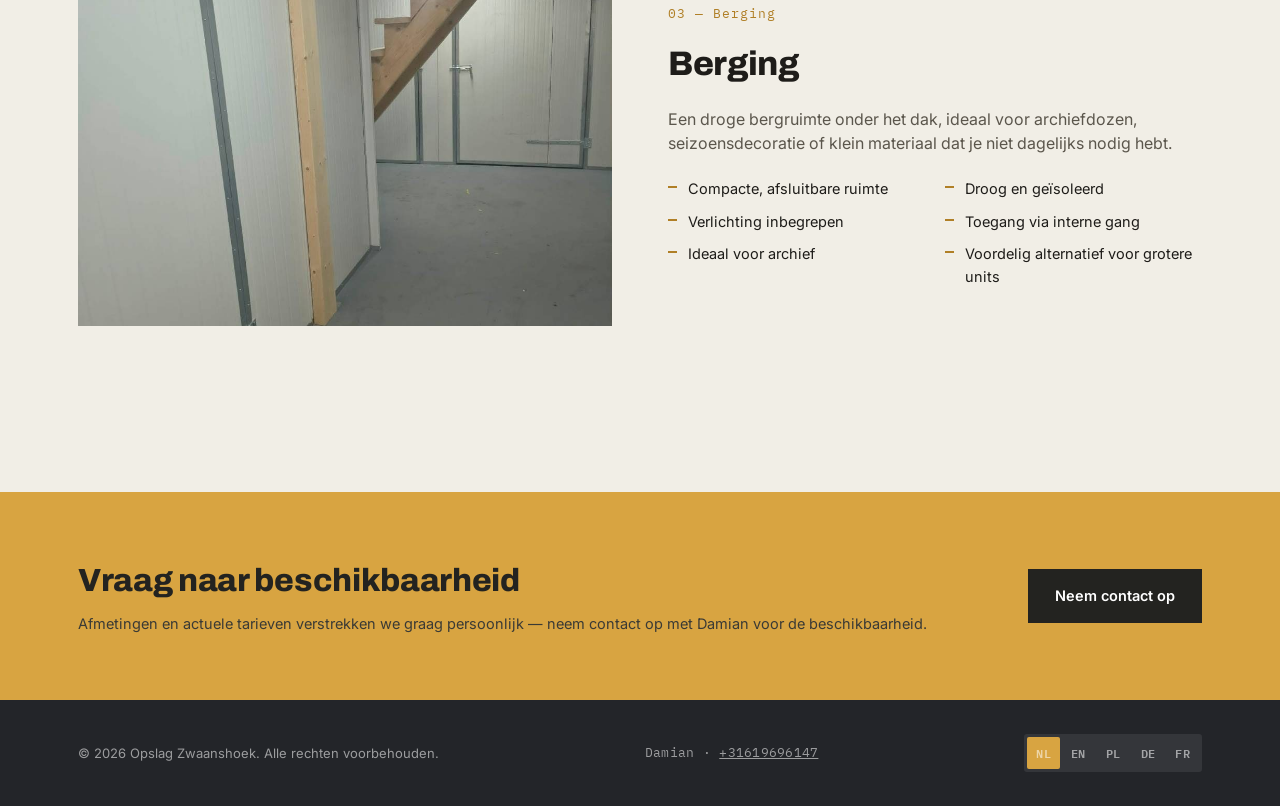
<file: units.html>
<!DOCTYPE html>
<html lang="nl">
<head>
<meta charset="UTF-8">
<meta name="viewport" content="width=device-width, initial-scale=1.0">
<title>Opslag Zwaanshoek — Units</title>
<link rel="preconnect" href="https://fonts.googleapis.com">
<link rel="preconnect" href="https://fonts.gstatic.com" crossorigin>
<link href="https://fonts.googleapis.com/css2?family=Archivo:wght@600;700;800&family=Inter:wght@400;500;600;700&family=IBM+Plex+Mono:wght@500;600&display=swap" rel="stylesheet">
<link rel="stylesheet" href="style.css">
<link rel="icon" href="favicon.svg" type="image/svg+xml">
</head>
<body>

<div class="scrollbar" id="scrollbar"></div>

<div class="badge-wrap">
  <a class="contact-badge" href="tel:+31619696147">
    <span class="ring">
      <svg viewBox="0 0 24 24" fill="none" stroke="currentColor" stroke-width="2.4" stroke-linecap="round" stroke-linejoin="round">
        <path d="M22 16.92v3a2 2 0 0 1-2.18 2 19.79 19.79 0 0 1-8.63-3.07 19.5 19.5 0 0 1-6-6 19.79 19.79 0 0 1-3.07-8.67A2 2 0 0 1 4.11 2h3a2 2 0 0 1 2 1.72c.127.96.362 1.903.7 2.81a2 2 0 0 1-.45 2.11L8.09 9.91a16 16 0 0 0 6 6l1.27-1.27a2 2 0 0 1 2.11-.45c.907.338 1.85.573 2.81.7A2 2 0 0 1 22 16.92z"/>
      </svg>
    </span>
    <span class="txt">
      <span class="label" data-i18n="topbar.label">Direct contact</span>
      <span class="line"><span class="name">Damian</span><span class="num">+31619696147</span></span>
    </span>
  </a>
</div>

<header>
  <nav class="nav">
    <a href="index.html" class="brand" data-internal="index.html"><span class="dot"></span><span data-i18n="brandName">Opslag Zwaanshoek</span></a>
    <ul class="nav-links">
      <li><a href="index.html" data-internal="index.html" data-i18n="nav.home">Home</a></li>
      <li><a href="units.html" data-internal="units.html" class="active" data-i18n="nav.units">Units</a></li>
      <li><a href="gallery.html" data-internal="gallery.html" data-i18n="nav.gallery">Galerij</a></li>
      <li><a href="contact.html" data-internal="contact.html" data-i18n="nav.contact">Contact</a></li>
    </ul>
    <div class="nav-right">
      <div class="langswitch">
        <button data-lang="nl" class="active">NL</button>
        <button data-lang="en">EN</button>
        <button data-lang="pl">PL</button>
        <button data-lang="de">DE</button>
        <button data-lang="fr">FR</button>
      </div>
      <button class="navtoggle" aria-label="Menu" id="navtoggle"><span></span><span></span><span></span></button>
    </div>
  </nav>
</header>

<section class="page-hero">
  <div class="ph-bg" style="background-image:url('unit-garage.jpg');"></div>
  <div class="ph-fade"></div>
  <div class="block-cover"></div>
  <div class="wrap">
    <div class="breadcrumb"><a href="index.html" data-internal="index.html" data-i18n="nav.home">Home</a> / <span data-i18n="nav.units">Units</span></div>
    <h1 data-i18n="unitspage.title">Onze opslagoplossingen</h1>
    <p data-i18n="unitspage.desc">Drie soorten ruimtes, elk met een eigen afsluitbare deur, verlichting en een droge, geïsoleerde ruimte. Afmetingen en tarieven op aanvraag.</p>
  </div>
</section>

<section>
  <div class="wrap">

    <div class="unit-detail">
      <div class="unit-detail-grid">
        <img src="unit-garage.jpg" alt="Garage">
        <div>
          <span class="tagnum" data-i18n="unit1.tagnum">01 — Garage</span>
          <h2 data-i18n="unit1.name">Garage</h2>
          <p class="lead" data-i18n="unit1.lead">Een ruime, inpandige garage voor auto, motor, aanhanger of gereedschap. Ideaal als je behalve opslag ook wilt kunnen sleutelen of in- en uitladen zonder gehaast te zijn.</p>
          <ul class="feature-list">
            <li data-i18n="unit1.f1">Stalen deur met dubbele schuifgrendel</li>
            <li data-i18n="unit1.f2">Eigen hangslot mogelijk</li>
            <li data-i18n="unit1.f3">Verlichting inbegrepen</li>
            <li data-i18n="unit1.f4">Droog, geïsoleerd pand</li>
            <li data-i18n="unit1.f5">Direct bereikbaar vanaf het terrein</li>
            <li data-i18n="unit1.f6">Geschikt voor auto, motor of aanhanger</li>
          </ul>
        </div>
      </div>
    </div>

    <div class="unit-detail">
      <div class="unit-detail-grid">
        <img src="unit-corridor.jpg" alt="Opslagbox">
        <div>
          <span class="tagnum" data-i18n="unit2.tagnum">02 — Opslagbox</span>
          <h2 data-i18n="unit2.name">Opslagbox</h2>
          <p class="lead" data-i18n="unit2.lead">Een compacte, volledig afsluitbare box voor seizoensspullen, meubels, archief of voorraad. Praktisch voor thuis of voor een kleine onderneming.</p>
          <ul class="feature-list">
            <li data-i18n="unit2.f1">Eigen afsluitbare deur</li>
            <li data-i18n="unit2.f2">Eigen hangslot mogelijk</li>
            <li data-i18n="unit2.f3">Verlichting inbegrepen</li>
            <li data-i18n="unit2.f4">Droog en tochtvrij</li>
            <li data-i18n="unit2.f5">Diverse afmetingen beschikbaar</li>
            <li data-i18n="unit2.f6">Geschikt voor meubels &amp; voorraad</li>
          </ul>
        </div>
      </div>
    </div>

    <div class="unit-detail">
      <div class="unit-detail-grid">
        <img src="gallery-stairs.jpg" alt="Berging">
        <div>
          <span class="tagnum" data-i18n="unit3.tagnum">03 — Berging</span>
          <h2 data-i18n="unit3.name">Berging</h2>
          <p class="lead" data-i18n="unit3.lead">Een droge bergruimte onder het dak, ideaal voor archiefdozen, seizoensdecoratie of klein materiaal dat je niet dagelijks nodig hebt.</p>
          <ul class="feature-list">
            <li data-i18n="unit3.f1">Compacte, afsluitbare ruimte</li>
            <li data-i18n="unit3.f2">Droog en geïsoleerd</li>
            <li data-i18n="unit3.f3">Verlichting inbegrepen</li>
            <li data-i18n="unit3.f4">Toegang via interne gang</li>
            <li data-i18n="unit3.f5">Ideaal voor archief</li>
            <li data-i18n="unit3.f6">Voordelig alternatief voor grotere units</li>
          </ul>
        </div>
      </div>
    </div>

  </div>
</section>

<section class="cta-band">
  <div class="wrap cta-band-inner">
    <div>
      <h2 style="margin-bottom:8px;" data-i18n="unitspage.cta">Vraag naar beschikbaarheid</h2>
      <p style="color:#3a3a35;font-size:14.5px;margin:0;" data-i18n="unitspage.note">Afmetingen en actuele tarieven verstrekken we graag persoonlijk — neem contact op met Damian voor de beschikbaarheid.</p>
    </div>
    <a href="contact.html" class="btn btn-primary" data-internal="contact.html" data-i18n="cta.button">Neem contact op</a>
  </div>
</section>

<footer>
  <div class="wrap foot-row">
    <span data-i18n="footer.text">© 2026 Opslag Zwaanshoek. Alle rechten voorbehouden.</span>
    <span class="mono">Damian · <a href="tel:+31619696147" style="color:inherit;">+31619696147</a></span>
    <div class="langswitch" id="langswitch2">
      <button data-lang="nl" class="active">NL</button>
      <button data-lang="en">EN</button>
      <button data-lang="pl">PL</button>
      <button data-lang="de">DE</button>
      <button data-lang="fr">FR</button>
    </div>
  </div>
</footer>

<script src="site.js"></script>
</body>
</html>
</file>
<file: style.css>
:root{
    --bg:#F1EEE6;
    --panel:#E7E2D6;
    --panel-2:#DCD6C8;
    --ink:#1E1C19;
    --ink-soft:#5B564C;
    --anthracite:#232529;
    --anthracite-2:#2E3136;
    --steel:#8C9096;
    --accent:#D8A441;
    --accent-2:#B07F26;
    --line:rgba(30,28,25,0.14);
    --line-on-dark:rgba(255,255,255,0.14);
    --radius:2px;
    --maxw:1180px;
  }
  *{box-sizing:border-box;}
  html{scroll-behavior:smooth;}
  @media (prefers-reduced-motion: reduce){
    html{scroll-behavior:auto;}
    *{animation-duration:0.01ms !important; transition-duration:0.01ms !important;}
  }
  body{
    margin:0;
    background:var(--bg);
    color:var(--ink);
    font-family:'Inter',sans-serif;
    font-size:16px;
    line-height:1.55;
    -webkit-font-smoothing:antialiased;
  }
  h1,h2,h3,.display{
    font-family:'Archivo',sans-serif;
    font-weight:800;
    letter-spacing:-0.01em;
    margin:0;
    color:var(--ink);
  }
  .mono{
    font-family:'IBM Plex Mono',monospace;
    letter-spacing:0.02em;
  }
  a{color:inherit;}
  img{display:block;max-width:100%;}
  .wrap{max-width:var(--maxw);margin:0 auto;padding:0 28px;}
  .eyebrow{
    display:inline-flex;align-items:center;gap:10px;
    font-family:'IBM Plex Mono',monospace;
    font-size:12.5px;
    letter-spacing:0.14em;
    text-transform:uppercase;
    color:var(--accent-2);
    margin-bottom:18px;
  }
  .eyebrow::before{
    content:"";
    width:22px;height:1px;
    background:var(--accent-2);
    display:inline-block;
  }
  section{padding:96px 0;}
  section[id]{scroll-margin-top:80px;}
  @media (max-width:720px){ section{padding:64px 0;} }

  /* ---------- FLYING CONTACT BADGE ---------- */
  @keyframes badgeFlyIn{
    0%{transform:translate(140px,-260px) rotate(-26deg) scale(0.6);opacity:0;}
    55%{transform:translate(-10px,6px) rotate(4deg) scale(1.05);opacity:1;}
    75%{transform:translate(4px,-3px) rotate(-2deg) scale(0.98);}
    90%{transform:translate(-1px,1px) rotate(1deg) scale(1.005);}
    100%{transform:translate(0,0) rotate(0deg) scale(1);opacity:1;}
  }
  @keyframes badgePulse{
    0%,100%{box-shadow:0 0 0 0 rgba(216,164,65,0.55);}
    50%{box-shadow:0 0 0 7px rgba(216,164,65,0);}
  }
  .badge-wrap{
    position:fixed;top:80px;left:50%;
    transform:translateX(-50%);
    z-index:150;
    pointer-events:none;
  }
  .contact-badge{
    pointer-events:auto;
    transform-origin:top center;
    animation:badgeFlyIn 1.15s cubic-bezier(.22,.61,.36,1) both;
    background:var(--anthracite);
    color:#fff;
    display:flex;align-items:center;gap:14px;
    padding:12px 22px 12px 14px;
    box-shadow:0 24px 46px -16px rgba(15,14,12,0.55), 0 2px 0 var(--accent);
    border-left:4px solid var(--accent);
    text-decoration:none;
    max-width:92vw;
  }
  .contact-badge .ring{
    width:34px;height:34px;flex:none;border-radius:50%;
    background:var(--accent);color:#232320;
    display:flex;align-items:center;justify-content:center;
    animation:badgePulse 2.4s ease-in-out 1.3s infinite;
  }
  .contact-badge .ring svg{width:16px;height:16px;}
  .contact-badge .txt{display:flex;flex-direction:column;gap:1px;text-align:left;}
  .contact-badge .txt .label{
    font-family:'IBM Plex Mono',monospace;font-size:10.5px;letter-spacing:0.1em;
    text-transform:uppercase;color:rgba(255,255,255,0.55);
  }
  .contact-badge .txt .line{
    font-family:'Archivo',sans-serif;font-weight:800;font-size:16px;color:#fff;
    display:flex;align-items:center;gap:8px;white-space:nowrap;
  }
  .contact-badge .txt .line .num{
    font-family:'IBM Plex Mono',monospace;font-weight:600;color:var(--accent);font-size:14.5px;
  }
  @media (prefers-reduced-motion: reduce){
    .contact-badge{animation:none;}
    .contact-badge .ring{animation:none;}
  }
  @media (max-width:600px){
    .badge-wrap{top:76px;}
    .contact-badge{padding:9px 14px 9px 11px;gap:10px;}
    .contact-badge .ring{width:28px;height:28px;}
    .contact-badge .txt .line{font-size:13.5px;}
    .contact-badge .txt .line .num{font-size:12px;}
  }

  /* ---------- HEADER ---------- */
  header{
    position:fixed;top:0;left:0;right:0;z-index:100;
    background:rgba(35,37,41,0.92);
    backdrop-filter:blur(6px);
    border-bottom:1px solid var(--line-on-dark);
  }
  .nav{
    max-width:var(--maxw);margin:0 auto;padding:0 28px;
    display:flex;align-items:center;justify-content:space-between;
    height:68px;
  }
  .brand{
    font-family:'Archivo',sans-serif;font-weight:800;
    color:#fff;font-size:18px;letter-spacing:-0.01em;
    display:flex;align-items:center;gap:10px;
  }
  .brand .dot{width:9px;height:9px;background:var(--accent);display:inline-block;}
  .nav-links{display:flex;gap:30px;list-style:none;margin:0;padding:0;}
  .nav-links a{
    color:rgba(255,255,255,0.78);text-decoration:none;font-size:14.5px;font-weight:500;
    transition:color .2s;
  }
  .nav-links a:hover{color:#fff;}
  .nav-right{display:flex;align-items:center;gap:18px;}
  .langswitch{display:flex;gap:2px;background:rgba(255,255,255,0.08);padding:3px;border-radius:3px;}
  .langswitch button{
    font-family:'IBM Plex Mono',monospace;font-size:12px;font-weight:600;
    background:transparent;border:none;color:rgba(255,255,255,0.6);
    padding:6px 9px;cursor:pointer;border-radius:2px;letter-spacing:0.03em;
    transition:background .2s, color .2s;
  }
  .langswitch button.active{background:var(--accent);color:#232529;}
  .langswitch button:hover:not(.active){color:#fff;}
  .navtoggle{display:none;flex-direction:column;gap:4px;background:none;border:none;cursor:pointer;padding:8px;}
  .navtoggle span{width:22px;height:2px;background:#fff;display:block;}
  @media (max-width:900px){
    .nav-links{display:none;}
    .navtoggle{display:flex;}
  }
  @media (max-width:480px){
    .wrap{padding:0 18px;}
    .nav{padding:0 18px;height:60px;}
    .brand{font-size:15px;gap:7px;}
    .langswitch{gap:1px;padding:2px;}
    .langswitch button{padding:5px 6px;font-size:10.5px;}
  }

  /* ---------- HERO ---------- */
  .hero{
    position:relative;
    min-height:100vh;
    display:flex;align-items:flex-end;
    background:var(--anthracite);
    overflow:hidden;
    padding-top:68px;
  }
  .hero-bg{
    position:absolute;inset:0;
    background-image:url('hero-banner.jpg');
    background-size:cover;background-position:8% 46%;
    opacity:0.9;
  }
  @media (max-width:700px){
    .hero-bg{
      background-size:contain;
      background-repeat:no-repeat;
      background-position:center 14%;
      background-color:var(--anthracite);
    }
  }
  .hero-fade{
    position:absolute;inset:0;
    background:linear-gradient(180deg, rgba(35,37,41,0.14) 0%, rgba(35,37,41,0.32) 45%, rgba(28,27,25,0.88) 92%);
  }
  .hero-inner{position:relative;z-index:2;width:100%;padding:120px 0 64px;}
  .hero h1{
    color:#fff;font-size:clamp(42px,7vw,84px);line-height:0.98;
    margin-bottom:18px;
  }
  .hero .tagline{
    color:var(--accent);font-family:'Archivo',sans-serif;font-weight:700;
    font-size:clamp(18px,2.2vw,24px);margin-bottom:22px;
  }
  .hero .desc{
    color:rgba(255,255,255,0.8);max-width:520px;font-size:16.5px;margin-bottom:36px;
  }
  .hero-ctas{display:flex;gap:14px;flex-wrap:wrap;margin-bottom:56px;}
  .btn{
    display:inline-flex;align-items:center;justify-content:center;
    padding:15px 26px;font-weight:600;font-size:14.5px;text-decoration:none;
    cursor:pointer;border:1px solid transparent;transition:all .2s;font-family:'Inter',sans-serif;
  }
  .btn-primary{background:var(--accent);color:#232320;}
  .btn-primary:hover{background:#EBB65C;}
  .btn-ghost{background:transparent;color:#fff;border-color:rgba(255,255,255,0.35);}
  .btn-ghost:hover{border-color:#fff;background:rgba(255,255,255,0.08);}
  .hero-stats{
    display:grid;grid-template-columns:repeat(3,1fr);
    border-top:1px solid var(--line-on-dark);
    max-width:640px;
  }
  .hero-stats div{padding:20px 22px 0 0;}
  .hero-stats .num{
    font-family:'Archivo',sans-serif;font-weight:800;color:var(--accent);font-size:26px;
  }
  .hero-stats .lbl{color:rgba(255,255,255,0.65);font-size:13px;margin-top:4px;}
  @media (max-width:600px){
    .hero-stats{grid-template-columns:1fr 1fr;max-width:none;}
  }

  /* ---------- SECTION HEAD ---------- */
  .section-head{max-width:640px;margin-bottom:56px;}
  .section-head h2{font-size:clamp(28px,3.4vw,42px);margin-bottom:16px;}
  .section-head p{color:var(--ink-soft);font-size:16.5px;}

  /* ---------- UNITS / DOORS (signature element) ---------- */
  .units{background:var(--bg);}
  .doors-row{display:grid;grid-template-columns:repeat(3,1fr);gap:26px;}
  @media (max-width:860px){.doors-row{grid-template-columns:1fr;}}
  .door-card{
    perspective:1400px;
    height:400px;
    position:relative;
  }
  .door-back{
    position:absolute;inset:0;
    background:var(--anthracite);
    color:#fff;
    padding:28px 26px;
    display:flex;flex-direction:column;justify-content:flex-end;
    border:1px solid var(--anthracite);
  }
  .door-back .tagnum{font-family:'IBM Plex Mono',monospace;color:var(--accent);font-size:13px;margin-bottom:10px;letter-spacing:0.08em;}
  .door-back h3{color:#fff;font-size:22px;margin-bottom:10px;}
  .door-back p{color:rgba(255,255,255,0.72);font-size:14.5px;margin:0;}
  .door-front{
    position:absolute;inset:0;
    transform-origin:left center;
    transition:transform .65s cubic-bezier(.2,.7,.3,1);
    background:
      repeating-linear-gradient(90deg, rgba(0,0,0,0.055) 0px, rgba(0,0,0,0.055) 2px, transparent 2px, transparent 9px),
      linear-gradient(180deg,#EFEBE0,#E2DCCC);
    border:1px solid var(--line);
    box-shadow:0 18px 30px -14px rgba(30,28,25,0.35);
  }
  .door-card:hover .door-front{transform:rotateY(-38deg);}
  .door-hinge{
    position:absolute;left:0;top:0;bottom:0;width:10px;
    background:var(--steel);
    box-shadow: inset -2px 0 0 rgba(0,0,0,0.15);
  }
  .door-numbadge{
    position:absolute;top:20px;left:26px;
    font-family:'IBM Plex Mono',monospace;font-weight:600;font-size:13px;
    color:var(--ink-soft);
    border:1px solid var(--line);
    padding:4px 9px;
    background:rgba(255,255,255,0.5);
  }
  .door-bolt{
    position:absolute;right:22px;top:50%;transform:translateY(-50%);
    width:78px;height:14px;background:var(--steel);
    box-shadow:0 2px 0 rgba(0,0,0,0.15);
  }
  .door-bolt::after{
    content:"";position:absolute;right:8px;top:-9px;
    width:16px;height:32px;border:2px solid var(--steel);background:var(--panel);
  }
  .door-title{
    position:absolute;left:26px;bottom:26px;right:26px;
  }
  .door-title .tagnum{font-family:'IBM Plex Mono',monospace;color:var(--accent-2);font-size:13px;letter-spacing:0.08em;display:block;margin-bottom:8px;}
  .door-title h3{font-size:23px;}
  .door-hint{
    position:absolute;right:26px;bottom:26px;
    font-family:'IBM Plex Mono',monospace;font-size:11.5px;color:var(--ink-soft);
    opacity:0.75;
  }
  .units-note{
    margin-top:36px;color:var(--ink-soft);font-size:14.5px;
    border-top:1px solid var(--line);padding-top:24px;
  }

  /* ---------- BENEFITS ---------- */
  .benefits{background:var(--panel);}
  .benefits-grid{display:grid;grid-template-columns:repeat(3,1fr);gap:1px;background:var(--line);border:1px solid var(--line);}
  @media (max-width:860px){.benefits-grid{grid-template-columns:1fr;}}
  .benefit{background:var(--panel);padding:38px 32px;}
  .benefit .ico{
    width:38px;height:38px;margin-bottom:22px;
    display:flex;align-items:center;justify-content:center;
    border:1.5px solid var(--accent-2);color:var(--accent-2);
  }
  .benefit h3{font-size:19px;margin-bottom:10px;}
  .benefit p{color:var(--ink-soft);font-size:14.5px;margin:0;}

  /* ---------- GALLERY ---------- */
  .gallery{background:var(--bg);}
  .gallery-grid{
    display:grid;
    grid-template-columns:repeat(6,1fr);
    grid-auto-rows:150px;
    gap:10px;
  }
  .gitem{position:relative;overflow:hidden;background:var(--panel-2);}
  .gitem img{width:100%;height:100%;object-fit:cover;transition:transform .5s;}
  .gitem:hover img{transform:scale(1.06);}
  .gitem .cap{
    position:absolute;left:0;right:0;bottom:0;
    padding:14px 16px 12px;
    background:linear-gradient(0deg, rgba(20,19,17,0.82), transparent);
    color:#fff;font-size:12.5px;font-weight:500;
    opacity:0;transition:opacity .3s;
  }
  .gitem:hover .cap{opacity:1;}
  .g1{grid-column:span 3;grid-row:span 3;}
  .g2{grid-column:span 3;grid-row:span 2;}
  .g3{grid-column:span 2;grid-row:span 2;}
  .g4{grid-column:span 2;grid-row:span 2;}
  .g5{grid-column:span 2;grid-row:span 2;}
  .g6{grid-column:span 3;grid-row:span 2;}
  @media (max-width:860px){
    .gallery-grid{grid-template-columns:repeat(2,1fr);grid-auto-rows:180px;}
    .g1,.g2,.g3,.g4,.g5,.g6{grid-column:span 1;grid-row:span 2;}
  }

  /* ---------- HOW IT WORKS ---------- */
  .how{background:var(--anthracite);color:#fff;}
  .how .eyebrow{color:var(--accent);}
  .how .eyebrow::before{background:var(--accent);}
  .how .section-head h2{color:#fff;}
  .how .section-head p{color:rgba(255,255,255,0.65);}
  .steps{display:grid;grid-template-columns:repeat(3,1fr);gap:1px;background:var(--line-on-dark);border:1px solid var(--line-on-dark);}
  @media (max-width:860px){.steps{grid-template-columns:1fr;}}
  .step{background:var(--anthracite);padding:38px 32px;position:relative;}
  .step .stepnum{
    font-family:'IBM Plex Mono',monospace;font-size:42px;font-weight:600;
    color:transparent;-webkit-text-stroke:1.4px rgba(255,255,255,0.35);
    margin-bottom:22px;display:block;
  }
  .step h3{color:#fff;font-size:19px;margin-bottom:10px;}
  .step p{color:rgba(255,255,255,0.6);font-size:14.5px;margin:0;}

  /* ---------- CONTACT ---------- */
  .contact{background:var(--panel);}
  .contact-grid{display:grid;grid-template-columns:1fr 1fr;gap:64px;}
  @media (max-width:860px){.contact-grid{grid-template-columns:1fr;gap:40px;}}
  .info-list{list-style:none;margin:28px 0 0;padding:0;}
  .info-list li{
    display:flex;justify-content:space-between;gap:20px;
    padding:16px 0;border-top:1px solid var(--line);
    font-size:15px;
  }
  .info-list li:last-child{border-bottom:1px solid var(--line);}
  .info-list .k{color:var(--ink-soft);font-family:'IBM Plex Mono',monospace;font-size:12.5px;text-transform:uppercase;letter-spacing:0.08em;padding-top:2px;}
  .info-list .v{font-weight:600;text-align:right;}
  form{display:flex;flex-direction:column;gap:16px;}
  .field label{
    display:block;font-family:'IBM Plex Mono',monospace;font-size:12px;
    text-transform:uppercase;letter-spacing:0.08em;color:var(--ink-soft);margin-bottom:8px;
  }
  .field input,.field textarea{
    width:100%;border:1px solid var(--line);background:var(--bg);
    padding:13px 14px;font-family:'Inter',sans-serif;font-size:14.5px;color:var(--ink);
    resize:vertical;
  }
  .field input:focus,.field textarea:focus{outline:2px solid var(--accent-2);outline-offset:1px;}
  .form-note{font-size:13px;color:var(--ink-soft);margin-top:4px;}

  /* ---------- FOOTER ---------- */
  footer{background:var(--anthracite);color:rgba(255,255,255,0.55);padding:34px 0;}
  .foot-row{display:flex;justify-content:space-between;align-items:center;flex-wrap:wrap;gap:16px;font-size:13px;}
  .foot-row .langswitch button{color:rgba(255,255,255,0.55);}

  .reveal{opacity:0;transform:translateY(18px);transition:opacity .6s ease, transform .6s ease;}
  .reveal.in{opacity:1;transform:translateY(0);}

/* ---------- NAV ACTIVE STATE ---------- */
.nav-links a.active{color:#fff;}
.nav-links a.active::after{content:"";display:block;height:2px;background:var(--accent);margin-top:6px;}

/* ---------- PAGE HERO (subpages) ---------- */
.page-hero{
  position:relative;
  background:var(--anthracite);
  padding:150px 0 64px;
  overflow:hidden;
}
.page-hero .ph-bg{
  position:absolute;inset:0;
  background-size:cover;background-position:center;
  opacity:0.28;
}
@media (max-width:700px){
  .page-hero .ph-bg{
    background-size:contain;
    background-repeat:no-repeat;
    background-position:center top;
    background-color:var(--anthracite);
  }
}
.page-hero .ph-fade{
  position:absolute;inset:0;
  background:linear-gradient(180deg, rgba(35,37,41,0.55) 0%, rgba(28,27,25,0.95) 100%);
}
.page-hero .wrap{position:relative;z-index:2;}
.page-hero h1{color:#fff;font-size:clamp(32px,5vw,54px);margin-bottom:14px;}
.page-hero p{color:rgba(255,255,255,0.7);max-width:560px;font-size:16px;margin:0;}
.breadcrumb{
  font-family:'IBM Plex Mono',monospace;font-size:12px;color:rgba(255,255,255,0.5);
  margin-bottom:18px;letter-spacing:0.04em;
}
.breadcrumb a{color:rgba(255,255,255,0.75);text-decoration:none;}
.breadcrumb a:hover{color:#fff;}

/* ---------- UNIT DETAIL (units.html) ---------- */
.unit-detail{padding:70px 0;border-top:1px solid var(--line);}
.unit-detail:first-of-type{border-top:none;}
.unit-detail-grid{display:grid;grid-template-columns:1fr 1fr;gap:56px;align-items:center;}
.unit-detail:nth-of-type(even) .unit-detail-grid{direction:rtl;}
.unit-detail:nth-of-type(even) .unit-detail-grid > *{direction:ltr;}
@media (max-width:860px){
  .unit-detail-grid{grid-template-columns:1fr;gap:28px;}
  .unit-detail:nth-of-type(even) .unit-detail-grid{direction:ltr;}
}
.unit-detail img{width:100%;height:360px;object-fit:cover;}
.unit-detail .tagnum{
  font-family:'IBM Plex Mono',monospace;color:var(--accent-2);font-size:13px;
  letter-spacing:0.08em;display:block;margin-bottom:14px;
}
.unit-detail h2{font-size:clamp(24px,3vw,34px);margin-bottom:16px;}
.unit-detail p.lead{color:var(--ink-soft);font-size:16px;margin-bottom:22px;}
.feature-list{list-style:none;margin:0;padding:0;display:grid;grid-template-columns:1fr 1fr;gap:10px 20px;}
.feature-list li{
  font-size:14.5px;padding-left:20px;position:relative;color:var(--ink);
}
.feature-list li::before{
  content:"";position:absolute;left:0;top:8px;width:9px;height:2px;background:var(--accent-2);
}
@media (max-width:500px){.feature-list{grid-template-columns:1fr;}}

/* ---------- INTRO / ABOUT (index.html) ---------- */
.intro{background:var(--bg);}
.intro-grid{display:grid;grid-template-columns:1.1fr 0.9fr;gap:56px;align-items:start;}
@media (max-width:860px){.intro-grid{grid-template-columns:1fr;gap:32px;}}
.intro p{color:var(--ink-soft);font-size:16.5px;margin:0 0 16px;}
.intro-facts{list-style:none;margin:0;padding:0;border-top:1px solid var(--line);}
.intro-facts li{
  display:flex;justify-content:space-between;gap:16px;padding:16px 0;border-bottom:1px solid var(--line);
  font-size:14.5px;
}
.intro-facts .k{color:var(--ink-soft);}
.intro-facts .v{font-weight:700;font-family:'IBM Plex Mono',monospace;}

/* ---------- MINI PREVIEW GRIDS (index.html) ---------- */
.preview-grid{display:grid;grid-template-columns:repeat(3,1fr);gap:20px;}
@media (max-width:860px){.preview-grid{grid-template-columns:1fr;}}
.preview-card{background:var(--panel);border:1px solid var(--line);padding:0;overflow:hidden;text-decoration:none;color:inherit;display:block;transition:box-shadow .25s, transform .25s;}
.preview-card:hover{box-shadow:0 20px 34px -18px rgba(30,28,25,0.3);transform:translateY(-3px);}
.preview-card img{width:100%;height:190px;object-fit:cover;}
.preview-card .pc-body{padding:22px 24px 26px;}
.preview-card .tagnum{font-family:'IBM Plex Mono',monospace;color:var(--accent-2);font-size:12.5px;letter-spacing:0.08em;}
.preview-card h3{font-size:19px;margin:8px 0 8px;}
.preview-card p{color:var(--ink-soft);font-size:14px;margin:0;}
.section-foot-link{margin-top:36px;}
.section-foot-link a{
  font-family:'IBM Plex Mono',monospace;font-size:13px;color:var(--anthracite);
  text-decoration:none;border-bottom:1px solid var(--anthracite);padding-bottom:2px;
}
.section-foot-link a:hover{color:var(--accent-2);border-color:var(--accent-2);}

/* ---------- CTA BAND (index.html) ---------- */
.cta-band{background:var(--accent);padding:64px 0;}
.cta-band-inner{display:flex;justify-content:space-between;align-items:center;gap:24px;flex-wrap:wrap;}
.cta-band h2{font-size:clamp(24px,3vw,32px);color:#232320;max-width:520px;}
.cta-band .btn-primary{background:#232320;color:#fff;}
.cta-band .btn-primary:hover{background:#3a3d42;}

/* ---------- FULL GALLERY (gallery.html) ---------- */
.full-gallery-grid{
  display:grid;grid-template-columns:repeat(3,1fr);gap:16px;
}
@media (max-width:860px){.full-gallery-grid{grid-template-columns:repeat(2,1fr);}}
@media (max-width:520px){.full-gallery-grid{grid-template-columns:1fr;}}
.fg-item{position:relative;overflow:hidden;background:var(--panel-2);cursor:zoom-in;aspect-ratio:4/3;}
.fg-item img{width:100%;height:100%;object-fit:cover;transition:transform .5s;}
.fg-item:hover img{transform:scale(1.06);}
.fg-item .cap{
  position:absolute;left:0;right:0;bottom:0;padding:12px 14px 10px;
  background:linear-gradient(0deg, rgba(20,19,17,0.82), transparent);
  color:#fff;font-size:12.5px;font-weight:500;opacity:0;transition:opacity .3s;
}
.fg-item:hover .cap{opacity:1;}

/* ---------- LIGHTBOX ---------- */
.lightbox{
  position:fixed;inset:0;z-index:300;background:rgba(20,19,17,0.92);
  display:none;align-items:center;justify-content:center;padding:40px;
  flex-direction:column;
}
.lightbox.open{display:flex;}
.lightbox img{max-width:min(1100px,90vw);max-height:74vh;object-fit:contain;box-shadow:0 30px 60px -20px rgba(0,0,0,0.6);}
.lightbox .lb-cap{color:#fff;margin-top:18px;font-size:14.5px;text-align:center;max-width:640px;}
.lightbox .lb-close{
  position:absolute;top:24px;right:28px;background:none;border:none;color:#fff;
  font-size:32px;line-height:1;cursor:pointer;font-family:'Archivo',sans-serif;
}
.lightbox .lb-nav{
  position:absolute;top:50%;transform:translateY(-50%);
  background:rgba(255,255,255,0.08);border:1px solid rgba(255,255,255,0.25);color:#fff;
  width:44px;height:44px;font-size:20px;cursor:pointer;
}
.lightbox .lb-prev{left:24px;}
.lightbox .lb-next{right:24px;}

/* ---------- CONTACT MAP (contact.html) ---------- */
.map-wrap{margin-top:36px;border:1px solid var(--line);height:320px;background:var(--panel-2);}
.map-wrap iframe{width:100%;height:100%;border:0;filter:grayscale(0.15) contrast(1.03);}
.address-note{font-size:13px;color:var(--ink-soft);margin-top:10px;}

/* ================================================================
   EXTRA GRAPHIC LAYER — scroll progress, grain, door-flip units,
   graphic tiles (stand-in imagery), magnetic buttons, nav sweep
   ================================================================ */

/* ---------- SCROLL PROGRESS BAR ---------- */
.scrollbar{
  position:fixed;top:0;left:0;height:3px;width:0%;
  background:linear-gradient(90deg,var(--accent-2),var(--accent));
  z-index:400;transition:width .08s linear;
  box-shadow:0 0 12px rgba(216,164,65,0.55);
}

/* ---------- FILM GRAIN OVERLAY (hero / page-hero) ---------- */
/* ---------- NAV LINK HOVER SWEEP ---------- */
.nav-links a{position:relative;}
.nav-links a::before{
  content:"";position:absolute;left:0;bottom:-6px;width:100%;height:2px;
  background:var(--accent);transform:scaleX(0);transform-origin:right center;
  transition:transform .3s cubic-bezier(.2,.7,.3,1);
}
.nav-links a:hover::before{transform:scaleX(1);transform-origin:left center;}
.nav-links a.active::before{display:none;}

/* ---------- MAGNETIC BUTTONS ---------- */
.btn{position:relative;will-change:transform;}
.btn-primary{position:relative;overflow:hidden;}
.btn-primary::after{
  content:"";position:absolute;inset:0;
  background:radial-gradient(circle at var(--mx,50%) var(--my,50%), rgba(255,255,255,0.45), transparent 60%);
  opacity:0;transition:opacity .35s;
}
.btn-primary:hover::after{opacity:1;}

/* ---------- HERO PARALLAX ---------- */
.hero-bg{will-change:transform;}

/* ---------- STAGGERED REVEAL ---------- */
.preview-grid.reveal.in .preview-card,
.benefits-grid.reveal.in .benefit,
.steps.reveal.in .step,
.gallery-grid.reveal.in .gitem,
.full-gallery-grid.reveal.in .fg-item,
.doors-row.reveal.in .door-card{
  animation:fadeUp .6s cubic-bezier(.2,.7,.3,1) both;
}
.preview-grid .preview-card:nth-child(1),.benefits-grid .benefit:nth-child(1),.steps .step:nth-child(1),.doors-row .door-card:nth-child(1){animation-delay:.02s;}
.preview-grid .preview-card:nth-child(2),.benefits-grid .benefit:nth-child(2),.steps .step:nth-child(2),.doors-row .door-card:nth-child(2){animation-delay:.12s;}
.preview-grid .preview-card:nth-child(3),.benefits-grid .benefit:nth-child(3),.steps .step:nth-child(3),.doors-row .door-card:nth-child(3){animation-delay:.22s;}
.gallery-grid .gitem:nth-child(1),.full-gallery-grid .fg-item:nth-child(1){animation-delay:.02s;}
.gallery-grid .gitem:nth-child(2),.full-gallery-grid .fg-item:nth-child(2){animation-delay:.08s;}
.gallery-grid .gitem:nth-child(3),.full-gallery-grid .fg-item:nth-child(3){animation-delay:.14s;}
.gallery-grid .gitem:nth-child(4),.full-gallery-grid .fg-item:nth-child(4){animation-delay:.2s;}
.gallery-grid .gitem:nth-child(5),.full-gallery-grid .fg-item:nth-child(5){animation-delay:.26s;}
.gallery-grid .gitem:nth-child(6),.full-gallery-grid .fg-item:nth-child(6){animation-delay:.32s;}
.full-gallery-grid .fg-item:nth-child(7){animation-delay:.38s;}
.full-gallery-grid .fg-item:nth-child(8){animation-delay:.44s;}
@keyframes fadeUp{from{opacity:0;transform:translateY(16px);}to{opacity:1;transform:translateY(0);}}
@media (prefers-reduced-motion: reduce){
  .preview-grid.reveal.in .preview-card,.benefits-grid.reveal.in .benefit,.steps.reveal.in .step,
  .gallery-grid.reveal.in .gitem,.full-gallery-grid.reveal.in .fg-item,.doors-row.reveal.in .door-card{animation:none;}
}

/* ---------- DOORS ROW (homepage 3D door-flip units, replaces plain preview cards) ---------- */
.doors-row{display:grid;grid-template-columns:repeat(3,1fr);gap:26px;}
@media (max-width:860px){.doors-row{grid-template-columns:1fr;}}
.door-card{
  perspective:1400px;height:320px;position:relative;display:block;text-decoration:none;color:inherit;cursor:pointer;
}
.door-back{
  position:absolute;inset:0;background:var(--anthracite);color:#fff;
  padding:26px 24px;display:flex;flex-direction:column;justify-content:flex-end;border:1px solid var(--anthracite);
}
.door-back .tagnum{font-family:'IBM Plex Mono',monospace;color:var(--accent);font-size:12.5px;margin-bottom:10px;letter-spacing:.08em;}
.door-back h3{color:#fff;font-size:21px;margin-bottom:9px;}
.door-back p{color:rgba(255,255,255,.72);font-size:14px;margin:0;}
.door-front{
  position:absolute;inset:0;transform-origin:left center;
  transition:transform .65s cubic-bezier(.2,.7,.3,1),box-shadow .4s;
  background:
    repeating-linear-gradient(90deg, rgba(0,0,0,0.06) 0px, rgba(0,0,0,0.06) 2px, transparent 2px, transparent 9px),
    linear-gradient(180deg,#EFEBE0,#E2DCCC);
  border:1px solid var(--line);
  box-shadow:0 18px 30px -14px rgba(30,28,25,0.35);
}
.door-card:hover .door-front,.door-card:focus-visible .door-front{transform:rotateY(-40deg);box-shadow:22px 26px 40px -18px rgba(15,14,12,0.45);}
.door-hinge{position:absolute;left:0;top:0;bottom:0;width:9px;background:var(--steel);box-shadow:inset -2px 0 0 rgba(0,0,0,.15);}
.door-numbadge{
  position:absolute;top:18px;left:24px;font-family:'IBM Plex Mono',monospace;font-weight:600;font-size:12.5px;
  color:var(--ink-soft);border:1px solid var(--line);padding:4px 9px;background:rgba(255,255,255,.55);
}
.door-bolt{position:absolute;right:20px;top:50%;transform:translateY(-50%);width:64px;height:12px;background:var(--steel);box-shadow:0 2px 0 rgba(0,0,0,.15);}
.door-bolt::after{content:"";position:absolute;right:7px;top:-8px;width:14px;height:28px;border:2px solid var(--steel);background:var(--panel);}
.door-title{position:absolute;left:24px;bottom:24px;right:24px;}
.door-title .tagnum{font-family:'IBM Plex Mono',monospace;color:var(--accent-2);font-size:12.5px;letter-spacing:.08em;display:block;margin-bottom:7px;}
.door-title h3{font-size:21px;}
.door-hint{position:absolute;right:24px;bottom:24px;font-family:'IBM Plex Mono',monospace;font-size:11px;color:var(--ink-soft);opacity:.8;}
@media (max-width:600px){.door-card{height:280px;}}

/* ---------- DETAIL CROP (reused photo, zoomed on a specific detail) ---------- */
.img-zoom-lock{object-position:78% 62%;transform:scale(1.6);}
.gitem:hover img.img-zoom-lock,.fg-item:hover img.img-zoom-lock{transform:scale(1.7);}

/* ---------- LIGHTBOX MEDIA ---------- */
.lightbox .lb-media{display:flex;align-items:center;justify-content:center;}
.lightbox .lb-media img{
  max-width:min(1100px,90vw);max-height:74vh;object-fit:contain;
  box-shadow:0 30px 60px -20px rgba(0,0,0,.6);
  transform:none !important;
}

/* ---------- BLOCK REVEAL (background enters as tiles) ---------- */
.block-cover{
  position:absolute;inset:0;z-index:1;
  display:grid;grid-template-columns:repeat(10,1fr);grid-template-rows:repeat(6,1fr);
  pointer-events:none;
}
.block-cover span{
  --dx:120px; --dy:-70px; --rot:14deg;
  background:linear-gradient(135deg, rgba(255,255,255,0.08), rgba(0,0,0,0.24)), var(--anthracite);
  box-shadow:inset 0 0 0 1px rgba(0,0,0,0.4), inset 0 0 0 1px rgba(255,255,255,0.04);
  transform:translate(0,0) rotate(0deg) scale(1);opacity:1;
  animation:blockReveal .8s cubic-bezier(.22,.68,.24,1) forwards;
  will-change:transform,opacity;
}
@keyframes blockReveal{
  0%{transform:translate(0,0) rotate(0deg) scale(1);opacity:1;}
  30%{transform:translate(0,0) rotate(0deg) scale(1);opacity:1;}
  100%{transform:translate(var(--dx),var(--dy)) rotate(var(--rot)) scale(0.55);opacity:0;}
}
@media (prefers-reduced-motion: reduce){
  .block-cover{display:none;}
}
</file>
